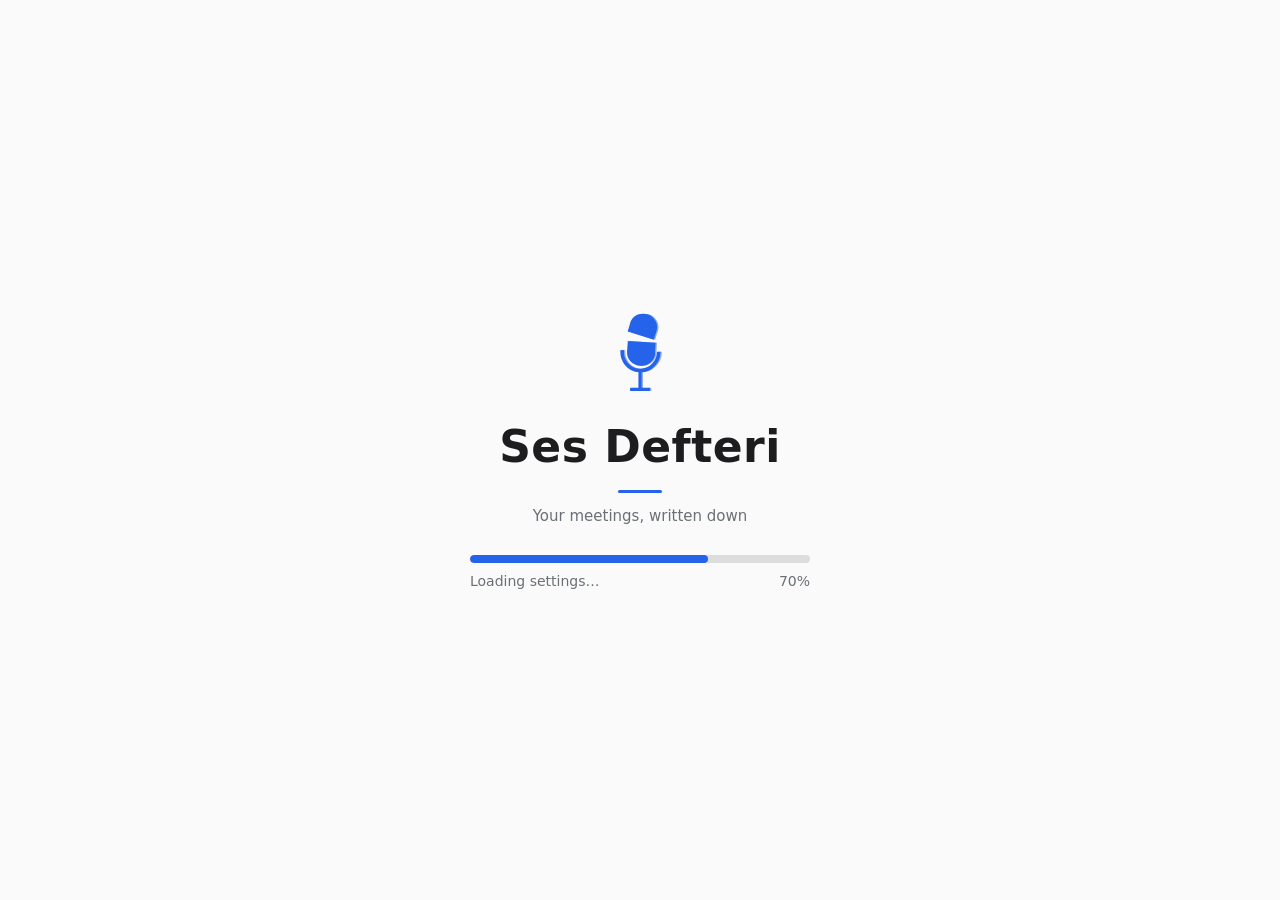
<file: frontend/index.html>
<!doctype html>
<html lang="tr">
<head>
<meta charset="utf-8">
<meta name="viewport" content="width=device-width, initial-scale=1">
<title>Ses Defteri</title>
<link rel="icon" href="logo.svg" type="image/svg+xml">
<link rel="stylesheet" href="style.css">
</head>
<body>
<div id="splash" role="status" aria-live="polite">
  <div class="sbox">
    <img class="sicon" src="loading.svg" alt="" width="150" height="150">
    <div class="slogo">Ses Defteri</div>
    <div class="stag"></div>
    <div class="sbar"><div class="sfill"></div></div>
    <div class="srow"><span class="smsg"></span><span class="spct">0%</span></div>
  </div>
</div>
<script src="splash.js"></script>
<script src="icons.js"></script>
<script src="skeleton.js"></script>
<aside id="sidenav" aria-label="Menü">
  <div class="navtop">
    <button id="navToggle" type="button" class="navham" data-icon="menu" data-i18n-title="menu"></button>
    <img class="hlogo" src="logo.svg" alt="" width="28" height="28"><h1 data-i18n="app">Ses Defteri</h1>
  </div>
  <nav class="navitems">
    <button id="homeBtn" class="navitem" data-icon="folder" data-i18n="all_recordings"></button>
    <button id="assistantBtn" class="navitem" data-icon="message-circle" data-i18n="assistant"></button>
    <button id="peopleBtn" class="navitem" data-icon="users" data-i18n="people"></button>
    <button id="settingsBtn" class="navitem" data-icon="sliders" data-i18n="settings"></button>
    <button id="sysBtn" class="navitem" data-icon="cpu" data-i18n="system">Sistem</button>
  </nav>
  <div class="navbottom">
    <span class="langwrap"><span class="langic" data-icon="globe" aria-hidden="true"></span><select id="langSel" data-i18n-title="language"><option value="tr">TR</option><option value="en">EN</option></select></span>
    <button id="aboutBtn" class="navitem" data-icon="info" data-i18n="about" data-i18n-title="about_title"></button>
  </div>
</aside>
<div id="updBar" class="updbar" role="status" aria-live="polite" hidden></div>
<div id="recBar" class="recbar" role="region" aria-live="polite" hidden></div>
<div id="meetBar" class="recbar meetbar" role="status" aria-live="polite" hidden></div>

<main id="home">
  <div id="drop" tabindex="0">
    <p class="big" data-i18n="drop"></p>
    <p><span data-i18n="or"></span> <a href="#" id="browseBtn" class="link" data-i18n="browse"></a></p>
    <p class="recrow"><button id="recBtn" type="button" class="primary" data-icon="mic" data-i18n="rec_start" data-i18n-title="rec_start_title"></button></p>
    <details id="optsBox" class="opts">
      <summary><span data-icon="settings" data-i18n="options"></span><span id="optsSum" class="hint"></span></summary>
      <div class="optsbody" role="dialog" aria-modal="true">
        <div class="optshead"><strong data-i18n="options"></strong>
          <button id="optsClose" type="button" class="small" data-icon="x" data-i18n="close"></button></div>
    <label class="toggle meetmode"><input type="checkbox" id="meetingMode"><span class="knob"></span><span data-i18n="meeting_mode"></span></label>
    <p class="hint meetmodehint" data-i18n="meeting_mode_hint"></p>
    <label class="toggle meetmode"><input type="checkbox" id="learnPeople"><span class="knob"></span><span data-i18n="learn_people"></span></label>
    <p class="hint meetmodehint" data-i18n="learn_people_hint"></p>
    <div id="watchBox">
      <label class="toggle meetmode"><input type="checkbox" id="watchOn"><span class="knob"></span><span data-i18n="watch_on"></span></label>
      <p class="hint meetmodehint" data-i18n="watch_hint"></p>
      <div class="watchrow"><button id="watchPick" type="button" class="small" data-icon="folder" data-i18n="watch_choose"></button>
        <span id="watchDir" class="hint"></span></div>
    </div>
    <label class="langmode"><span data-i18n="denoise_label"></span>
      <select id="denoiseMode"><option value="auto" data-i18n="dn_auto"></option><option value="off" data-i18n="dn_off"></option>
        <option value="always" data-i18n="dn_always"></option></select></label>
    <p class="hint meetmodehint" data-i18n="denoise_hint"></p>
    <label class="toggle meetmode"><input type="checkbox" id="denoiseAsk"><span class="knob"></span><span data-i18n="dn_ask"></span></label>
    <div class="watchrow"><span id="dnThr" class="hint"></span>
      <button id="dnReset" type="button" class="small" data-icon="refresh" data-i18n="dn_reset"></button></div>
    <label class="langmode"><span data-i18n="rec_language"></span>
      <select id="langMode"><option value="auto" data-i18n="rl_auto"></option><option value="mixed" data-i18n="rl_mixed"></option>
        <option value="tr" data-i18n="rl_tr"></option><option value="en" data-i18n="rl_en"></option></select></label>
      </div>
    </details>
  </div>
  <div id="watchInd" class="watchind" hidden><span data-icon="eye"></span><span id="watchIndText"></span></div>
  <div id="pnote" role="alert" hidden></div>
  <section id="progress" hidden>
    <div class="phead"><img class="pani" src="loading.svg" alt="" width="56" height="56"><div id="pname"></div></div>
    <div class="bar"><div id="pfill"></div></div>
    <div id="pstage"></div>
    <div id="pbtns">
      <button id="pPause" class="small" data-icon="pause" data-i18n="pause"></button>
      <button id="pResume" class="small primary" data-icon="play" data-i18n="resume" hidden></button>
      <button id="pCancel" class="small" data-icon="x" data-i18n="cancel_job"></button>
    </div>
    <div id="pqueue" hidden></div>
  </section>
  <div class="listhead">
    <h2><span data-i18n="prev_recordings"></span> <span id="jobCount"></span></h2>
    <div id="jobFilters">
      <input id="jq" type="search" data-i18n-ph="jq_ph">
      <button id="jSem" class="small" data-icon="sparkles" data-i18n="sem_toggle" data-i18n-title="sem_toggle_tip" aria-pressed="false"></button>
      <select id="jStatus">
        <option value="" data-i18n="all_statuses"></option><option value="done" data-i18n="st_done"></option>
        <option value="running" data-i18n="st_running"></option><option value="error" data-i18n="st_error"></option>
      </select>
      <select id="jLang"></select>
      <select id="jStar">
        <option value="" data-i18n="all"></option><option value="1" data-i18n="starred_only"></option>
      </select>
      <select id="jTag"></select>
      <select id="jSort">
        <option value="new" data-i18n="sort_new"></option><option value="old" data-i18n="sort_old"></option>
        <option value="name" data-i18n="sort_name"></option><option value="long" data-i18n="sort_long"></option>
        <option value="short" data-i18n="sort_short"></option>
      </select>
    </div>
  </div>
  <div id="semBox" hidden></div>
  <div id="bulkBar" hidden></div>
  <ul id="jobs"></ul>
  <div id="jobsEmpty" hidden></div>
  <p class="credits" id="creditsLine"></p>
</main>

<main id="system" hidden></main>
<main id="people" hidden></main>
<main id="settings" hidden></main>
<main id="assistant" hidden></main>

<main id="view" hidden>
  <div class="toolbar">
    <h2 id="title"></h2>
    <span class="spacer"></span>
    <button id="undoBtn" class="icon" disabled data-icon="undo" data-i18n-title="undo_title"></button>
    <button id="helpBtn" class="icon" data-icon="keyboard" data-i18n-title="shortcuts_title"></button>
    <button id="wordBtn" class="primary wordbtn" data-icon="file-text" data-i18n="save_word" data-i18n-title="save_word_title"></button>
    <select id="minutesFmt" data-i18n-title="minutes_fmt_title">
      <option value="docx" data-i18n="minutes_word"></option>
      <option value="pdf" data-i18n="minutes_pdf"></option>
    </select>
    <button id="minutesBtn" class="wordbtn" data-icon="clipboard-list" data-i18n="minutes_btn" data-i18n-title="minutes_btn_title"></button>
    <details class="menu" id="expMenu"><summary data-i18n="export"></summary>
      <div>
        <label><span data-i18n="version"></span>
          <select id="expVersion"><option value="edited" data-i18n="edited"></option><option value="original" data-i18n="original"></option><option value="both" data-i18n="both"></option><option value="analysis" data-i18n="export_analysis"></option></select></label>
        <label><span data-i18n="format"></span>
          <select id="expFmt"><option value="docx">Word (.docx)</option><option value="txt">TXT</option><option value="md">Markdown</option><option value="srt" data-i18n="srt"></option><option value="json">JSON</option></select></label>
        <div id="expWho"><div class="menulabel"><span data-i18n="only_who"></span> <span id="expWhoCount"></span></div><div id="expWhoList"></div>
          <div class="hint" data-i18n="only_who_hint"></div></div>
        <div id="expAnalysisHint" class="hint" data-i18n="export_analysis_hint" hidden></div>
        <button id="expGo" data-i18n="save_as"></button>
      </div>
    </details>
  </div>
  <div id="jobTabs" class="tabs">
    <button id="tabText" class="tab active" data-i18n="tab_text"></button>
    <button id="tabAnalysis" class="tab" data-i18n="tab_analysis"></button>
  </div>
  <p id="audioGone" class="hint audiogone" hidden data-i18n="audio_deleted"></p>
  <div id="paneText">
  <details id="chapters" class="chapters" hidden><summary id="chaptersSum"></summary><div id="chaptersList"></div></details>
  <div id="nameBox" class="namebox" hidden></div>
  <div id="speakers"></div>
  <div id="peopleAsk" class="peopleask" hidden></div>
  <div id="filters">
    <div class="searchbox">
      <input id="q" type="search" data-i18n-ph="q_ph">
      <span id="qCount"></span>
      <button id="qPrev" class="small icon" data-icon="chevron-up" data-i18n-title="prev_hit"></button>
      <button id="qNext" class="small icon" data-icon="chevron-down" data-i18n-title="next_hit"></button>
      <button id="repToggle" class="small icon" data-icon="replace" data-i18n-title="find_replace"></button>
    </div>
    <div class="searchbox" id="repBox" hidden>
      <input id="rep" data-i18n-ph="rep_ph">
      <button id="repAll" class="small" data-i18n="replace_all"></button>
    </div>
    <span class="spacer"></span>
    <select id="fSpk"></select>
    <details class="menu" id="fMenu"><summary id="fSum" data-i18n="filters"></summary>
      <div>
        <label class="chk"><input type="checkbox" id="fEdited"> <span data-i18n="edited_only"></span></label>
        <label class="chk"><input type="checkbox" id="fMatch"> <span data-i18n="matches_only"></span></label>
        <label class="chk"><input type="checkbox" id="follow" checked> <span data-i18n="follow"></span></label>
      </div>
    </details>
  </div>
  <div id="reviewBar" class="reviewbar" hidden>
    <span class="rvt" data-i18n="rv_title"></span>
    <span class="lcdot lc-mid-dot"></span><span data-i18n="rv_mid"></span>
    <span class="lcdot lc-low-dot"></span><span data-i18n="rv_low"></span>
    <button id="reviewOnly" class="small"></button>
    <span class="hint" data-i18n="rv_hint"></span>
  </div>
  <div id="segs"></div>
  <p id="empty" class="hint" hidden data-i18n="no_lines_filter"></p>
  </div>
  <div id="paneAnalysis" hidden></div>
</main>

<footer id="player" hidden>
  <audio id="audio" preload="auto"></audio>
  <button id="pp" class="icon" data-icon="play"></button>
  <button id="back">−5s</button><button id="fwd">+5s</button>
  <span id="clock">00:00:00</span>
  <select id="speed"><option value="0.75">0.75x</option><option value="1" selected>1x</option><option value="1.25">1.25x</option><option value="1.5">1.5x</option></select>
  <label class="toggle pskip" data-i18n-title="skip_silence_title"><input type="checkbox" id="skipSilence"><span class="knob"></span><span data-i18n="skip_silence"></span></label>
  <span id="saved"></span>
</footer>
<div id="selPop" hidden></div>
<div id="toast" hidden><span id="toastMsg"></span><button id="toastUndo" class="small" hidden></button></div>

<dialog id="help">
  <h3 data-i18n="shortcuts_title"></h3>
  <table>
    <tr><td><kbd>Ctrl</kbd>+<kbd>Space</kbd></td><td data-i18n="k_play"></td></tr>
    <tr><td><kbd>Ctrl</kbd>+<kbd>Enter</kbd></td><td data-i18n="k_line"></td></tr>
    <tr><td><kbd>Ctrl</kbd>+<kbd>F</kbd></td><td data-i18n="k_search"></td></tr>
    <tr><td><kbd>Enter</kbd> / <kbd>Shift</kbd>+<kbd>Enter</kbd></td><td data-i18n="k_next"></td></tr>
    <tr><td><kbd>Ctrl</kbd>+<kbd>Z</kbd></td><td data-i18n="k_undo"></td></tr>
    <tr><td><kbd>Alt</kbd>+<kbd data-icon="arrow-left"></kbd> / <kbd data-icon="arrow-right"></kbd></td><td data-i18n="k_seek"></td></tr>
    <tr><td><kbd>Esc</kbd></td><td data-i18n="k_esc"></td></tr>
  </table>
  <p class="hint helptip" data-i18n="tip"></p>
  <form method="dialog"><button data-i18n="close"></button></form>
</dialog>

<dialog id="abDlg">
  <h3 data-i18n="ab_title"></h3>
  <p class="hint" id="abDesc"></p>
  <div class="abrow">
    <button id="abPlayO" type="button" class="abplay" data-icon="play" data-i18n="ab_orig"></button>
    <button id="abPlayC" type="button" class="abplay" data-icon="play" data-i18n="ab_clean"></button>
  </div>
  <p class="hint" id="abInfo"></p>
  <label class="abdont"><input type="checkbox" id="abDont"> <span data-i18n="ab_dont"></span></label>
  <p class="hint" id="abTimer"></p>
  <div class="abchoose">
    <button id="abUseC" type="button" class="primary" data-icon="check" data-i18n="ab_use_clean"></button>
    <button id="abUseO" type="button" data-icon="check" data-i18n="ab_use_orig"></button>
  </div>
  <audio id="abAudO" preload="auto"></audio><audio id="abAudC" preload="auto"></audio>
</dialog>

<dialog id="aboutDlg">
  <h3 class="abouthead"><img src="logo.svg" alt="" width="40" height="40"><span data-i18n="app"></span></h3>
  <p class="hint" data-i18n="about_desc"></p>
  <p class="hint" id="aboutVer"></p>
  <table class="creditTable">
    <tr><td data-i18n="idea"></td><td>Umut Akbaş</td></tr>
    <tr><td data-i18n="developer"></td><td><a href="https://selimoguz.com.tr" class="ext">Selim Oğuz</a> <span data-i18n="and"></span> Claude</td></tr>
  </table>
  <p><button id="tourRestart" type="button" data-icon="refresh" data-i18n="tour_restart"></button></p>
  <form method="dialog"><button data-i18n="close"></button></form>
</dialog>
<dialog id="glossDlg" class="glossdlg">
  <div id="glossBody"></div>
  <form method="dialog"><button data-i18n="close"></button></form>
</dialog>
<dialog id="personDlg" class="glossdlg">
  <div id="personBody"></div>
</dialog>
<script src="i18n.js"></script>
<script src="app.js"></script>
<script src="nav.js"></script>
<script src="search.js"></script>
<script src="system.js"></script>
<script src="people.js"></script>
<script src="analysis.js"></script>
<script src="tour.js"></script>
<script src="updater.js"></script>
<script src="settings.js"></script>
<script src="recorder.js"></script>
<script src="chat.js"></script>
</body>
</html>
</file>
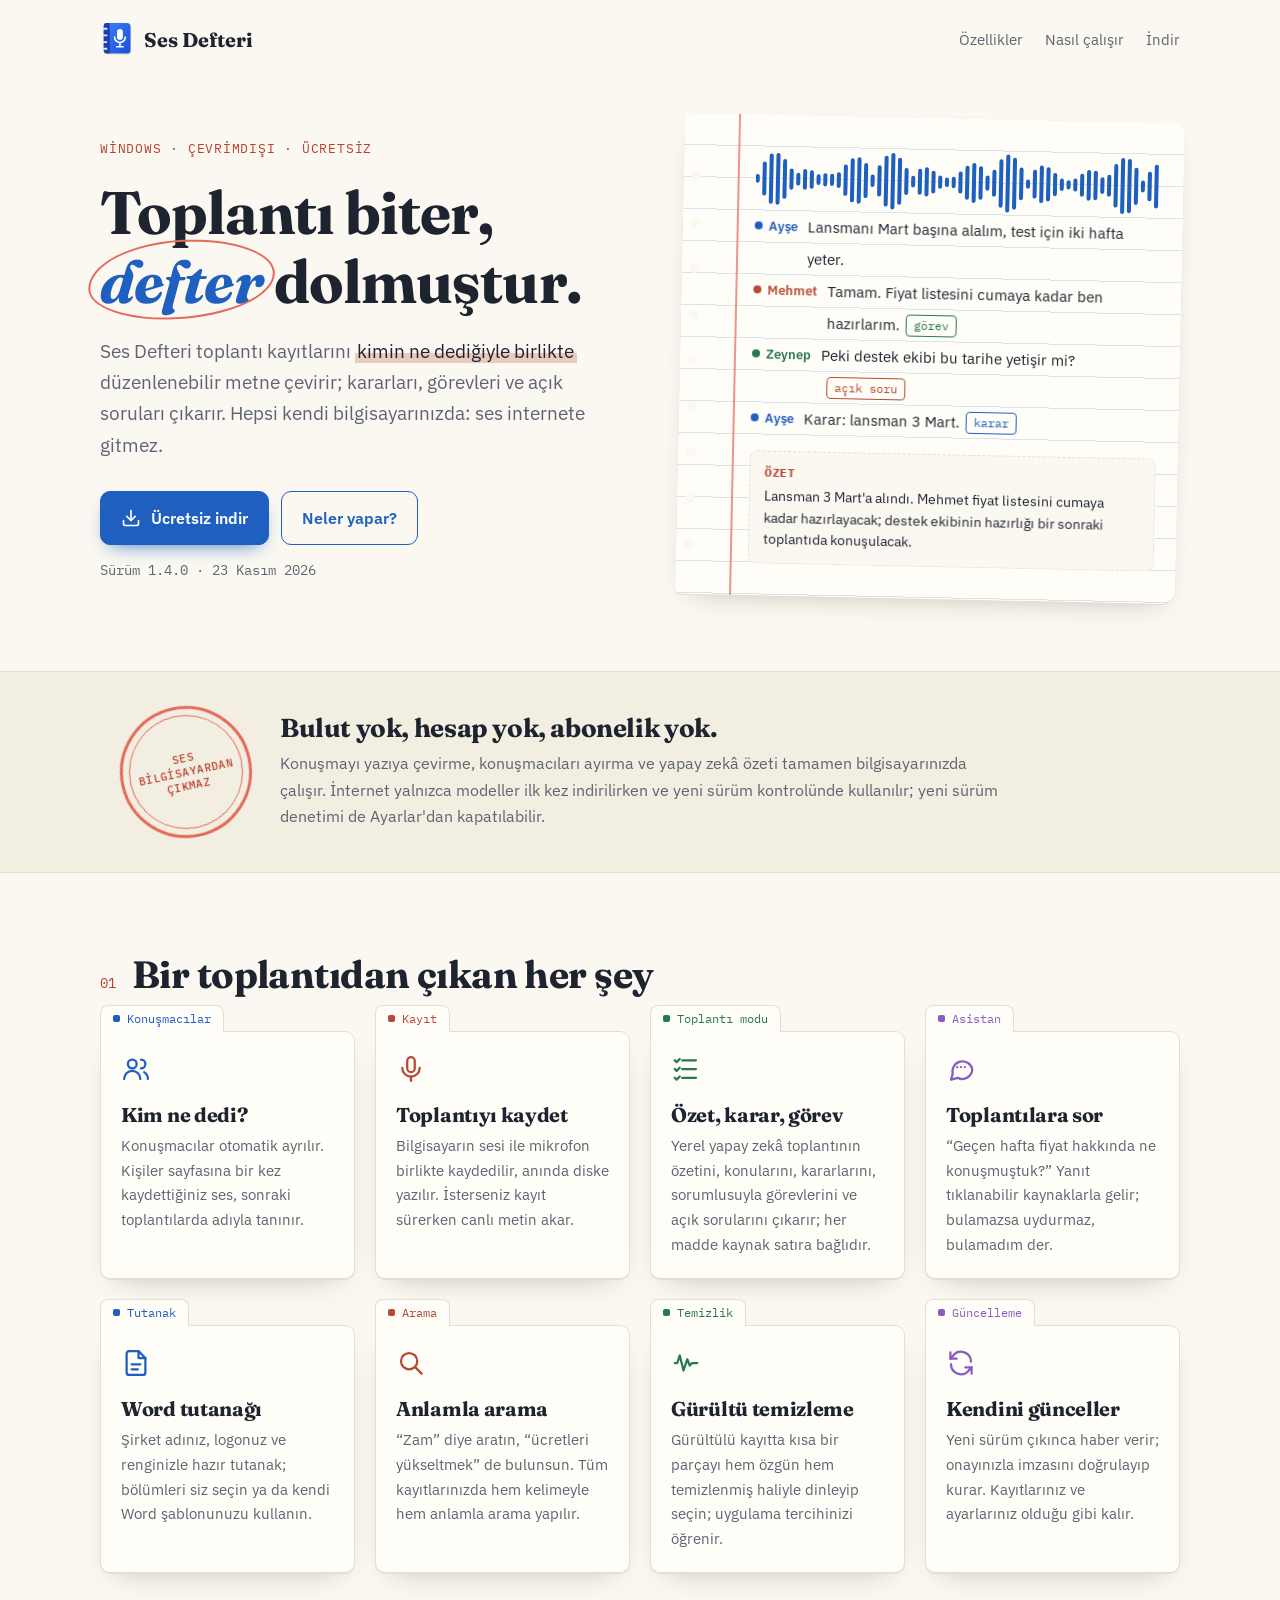
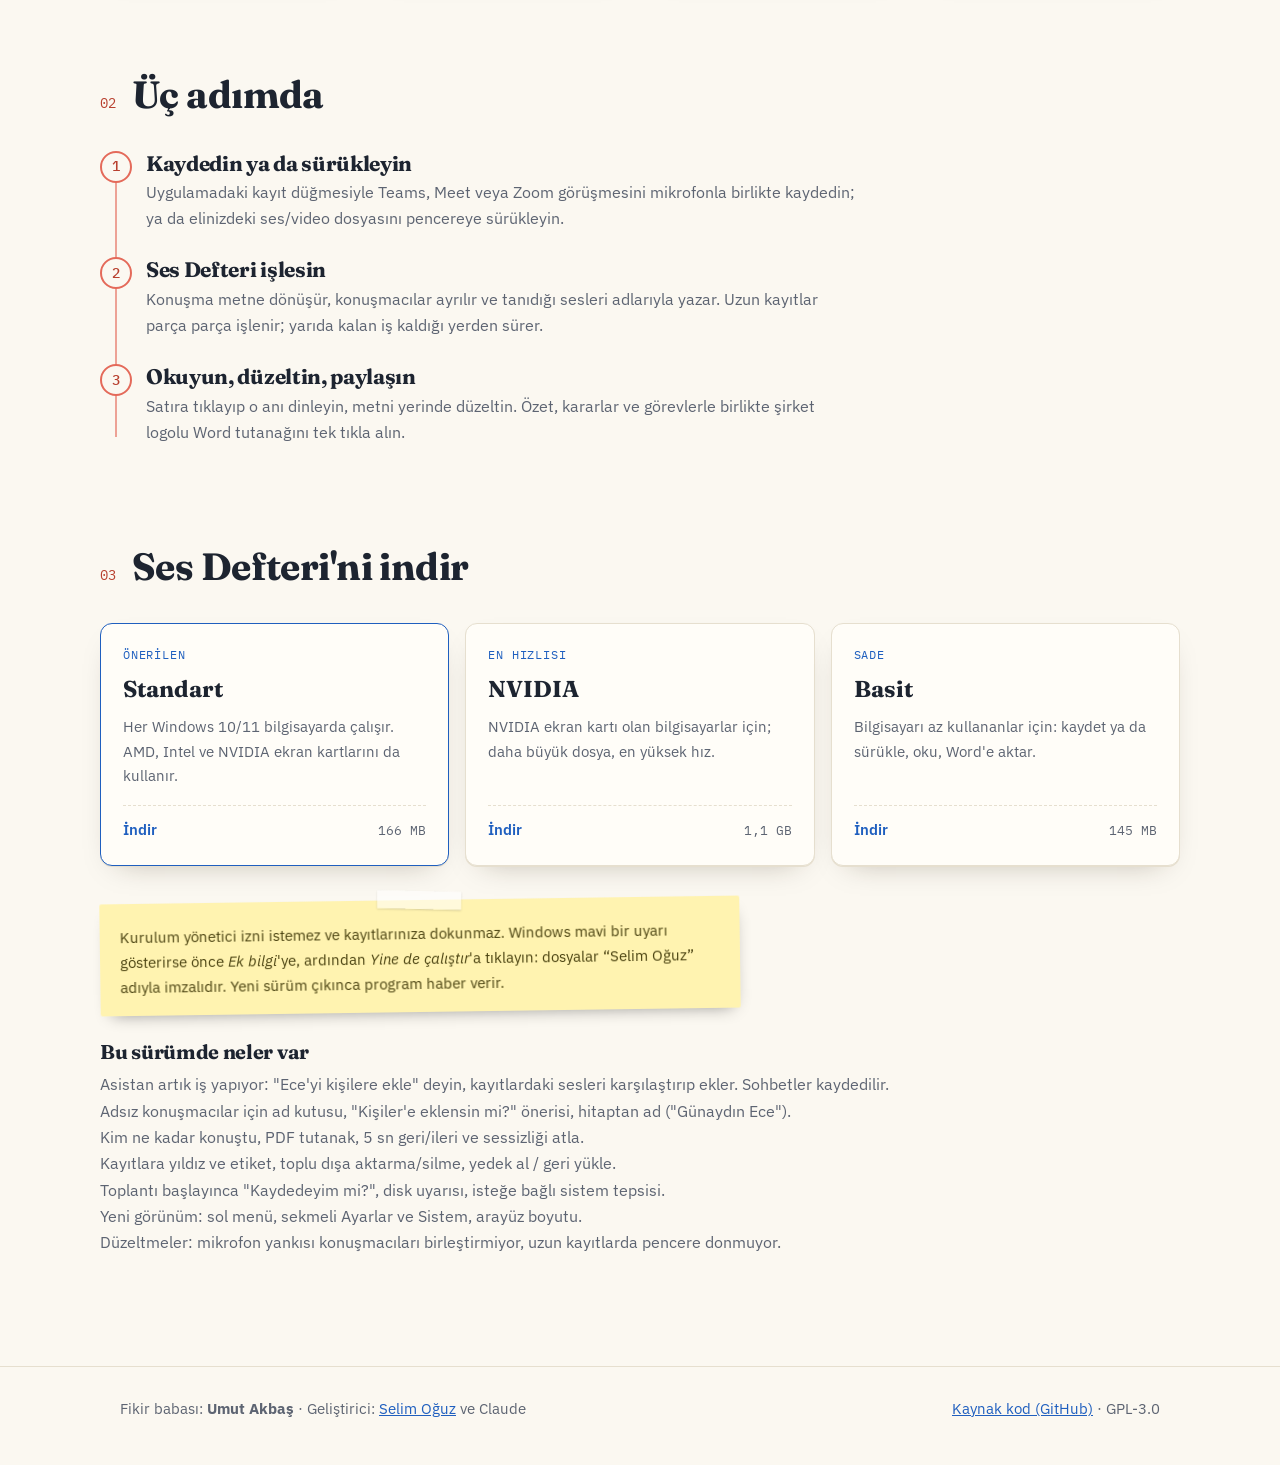
<file: site/ses-defteri/index.html>
<!doctype html>
<html lang="tr">
<head>
<meta charset="utf-8">
<meta name="viewport" content="width=device-width, initial-scale=1">
<title>Ses Defteri – Çevrimdışı toplantı dökümü</title>
<meta name="color-scheme" content="light dark">
<meta name="description" content="Toplantı kayıtlarını konuşmacılarıyla birlikte düzenlenebilir metne dönüştüren, tamamen çevrimdışı çalışan Windows uygulaması.">
<link rel="icon" href="logo.svg" type="image/svg+xml">
<link rel="preconnect" href="https://fonts.googleapis.com">
<link rel="preconnect" href="https://fonts.gstatic.com" crossorigin>
<link href="https://fonts.googleapis.com/css2?family=Fraunces:ital,opsz,wght@0,9..144,700;1,9..144,700&family=IBM+Plex+Sans:wght@400;600&family=IBM+Plex+Mono:wght@400;500&display=swap" rel="stylesheet">
<style>
:root {
  --paper:#fbf8f1; --paper2:#f3eee2; --ink:#1d2430; --muted:#5d6472; --rule:#d9e3ef; --margin:#e46a5a;
  --accent:#1f5fbf; --accent-ink:#fff; --card:#fffdf8; --line:#e6dfcf; --shadow:0 1px 0 #e6dfcf, 0 12px 30px -18px rgba(40,30,10,.35);
  --s1:#1f5fbf; --s2:#b34a34; --s3:#26784d; --s4:#8a5cc2; --margin-ink:#b8402f;
  --serif:"Fraunces", Georgia, "Times New Roman", serif; --sans:"IBM Plex Sans", "Segoe UI", system-ui, sans-serif; --mono:"IBM Plex Mono", Consolas, monospace;
}
@media (prefers-color-scheme: dark) {
  :root { --paper:#14171d; --paper2:#1a1e26; --ink:#e9e6de; --muted:#a2a8b3; --rule:#2c3544; --margin-ink:#f0907f; --margin:#c45a4c;
    --accent:#7fa8ff; --accent-ink:#0f1420; --card:#1b1f27; --line:#2b313c; --shadow:0 1px 0 #2b313c, 0 12px 30px -18px rgba(0,0,0,.8);
    --s1:#7fa8ff; --s2:#f08c74; --s3:#6cc896; --s4:#b897f0; }
}
* { box-sizing:border-box; }
html { scroll-behavior:smooth; }
body { margin:0; background:var(--paper); color:var(--ink); font:16px/1.65 var(--sans); -webkit-font-smoothing:antialiased; }
a { color:var(--accent); }
:focus-visible { outline:3px solid var(--accent); outline-offset:3px; border-radius:4px; }
main { overflow-x:clip; }
.wrap { max-width:1080px; margin:0 auto; padding:0 20px; }
h1, h2, h3 { font-family:var(--serif); font-weight:700; letter-spacing:-.015em; line-height:1.15; margin:0; }
.mono { font-family:var(--mono); }
.muted { color:var(--muted); }

/* top */
.top { display:flex; align-items:center; justify-content:space-between; padding:22px 0; }
.brand { display:flex; align-items:center; gap:10px; font-family:var(--serif); font-weight:700; font-size:20px; color:inherit; text-decoration:none; }
.brand img { width:34px; height:34px; }
.top nav a { color:var(--muted); text-decoration:none; font-size:15px; margin-left:22px; padding:10px 0; }
.top nav a:hover { color:var(--ink); }

/* buttons */
.btn { display:inline-flex; align-items:center; gap:10px; padding:13px 20px; border-radius:10px; font-weight:600; text-decoration:none; border:1.5px solid var(--accent); transition:transform .12s, box-shadow .12s; }
.btn.primary { background:var(--accent); color:var(--accent-ink); box-shadow:0 8px 20px -10px var(--accent); }
.btn.ghost { color:var(--accent); background:transparent; }
.btn:hover { transform:translateY(-1px); }
.btn svg { width:20px; height:20px; }

/* hero */
.hero { display:grid; grid-template-columns:1.05fr 1fr; gap:56px; align-items:center; padding:40px 0 72px; }
.eyebrow { display:inline-block; font-family:var(--mono); font-size:13px; letter-spacing:.06em; text-transform:uppercase; color:var(--margin-ink); margin-bottom:18px; }
.hero h1 { font-size:clamp(32px, 5.4vw, 60px); }
.hero h1 em { font-style:italic; color:var(--accent); position:relative; }
.hero h1 em::after { content:""; position:absolute; inset:-.06em -.2em -.02em; border:2.5px solid var(--margin); border-radius:52% 48% 55% 45%/58% 46% 54% 42%; transform:rotate(-2.5deg); pointer-events:none; }
.hl { background:linear-gradient(transparent 60%, color-mix(in srgb, var(--s2) 26%, transparent) 60%); padding:0 .12em; color:var(--ink); }
.hero p.lead { font-size:19px; color:var(--muted); margin:20px 0 30px; max-width:30em; }
.cta { display:flex; flex-wrap:wrap; gap:12px; align-items:center; }
.ver { margin-top:14px; font-size:14px; }

/* the notebook page */
.page { position:relative; background:var(--card); border-radius:6px 14px 14px 6px; box-shadow:var(--shadow); padding:32px 22px 32px 72px; transform:rotate(1.2deg);
  background-image:repeating-linear-gradient(var(--card) 0 31px, var(--rule) 31px 32px); background-position:0 0; }
.page::before { content:""; position:absolute; left:54px; top:0; bottom:0; width:2px; background:var(--margin); opacity:.7; }
.page::after { content:""; position:absolute; left:7px; top:40px; bottom:40px; width:12px;
  background:radial-gradient(circle, var(--paper) 4.5px, transparent 5px) 0 0/12px 46px repeat-y; }
.wave { display:block; width:100%; height:64px; margin:0; color:var(--accent); }
.wave rect { fill:currentColor; transform-origin:center; animation:bar 1.6s ease-in-out infinite; }
@keyframes bar { 50% { transform:scaleY(.45); } }
.line { display:grid; grid-template-columns:auto 1fr; gap:0 10px; margin:0; line-height:32px; font-size:15px; opacity:0; animation:write .6s ease forwards; }
.line:nth-of-type(1) { animation-delay:.3s } .line:nth-of-type(2) { animation-delay:1.1s } .line:nth-of-type(3) { animation-delay:1.9s } .line:nth-of-type(4) { animation-delay:2.7s }
@keyframes write { from { opacity:0; transform:translateX(-6px); clip-path:inset(0 100% 0 0); } to { opacity:1; transform:none; clip-path:inset(0 0 0 0); } }
.who { font-weight:600; font-size:13px; }
.t { font-family:var(--mono); font-size:11px; color:var(--muted); position:absolute; left:-52px; width:32px; text-align:right; }
.line { position:relative; }
.line .who::before { content:""; display:inline-block; width:8px; height:8px; border-radius:50%; background:currentColor; margin-right:6px; vertical-align:1px; }
.c1 { color:var(--s1) } .c2 { color:var(--s2) } .c3 { color:var(--s3) }
.chip { display:inline-block; font-family:var(--mono); font-size:11.5px; line-height:1.6; padding:1px 7px; border-radius:4px; border:1px solid currentColor; margin-left:6px; vertical-align:1px; }
.sum { margin-top:16px; padding:12px 14px; border:1.5px dashed var(--line); border-radius:8px; font-size:14px; line-height:1.55; background:var(--paper); opacity:0; animation:write .6s ease 3.5s forwards; }
.sum b { font-family:var(--mono); font-size:11.5px; letter-spacing:.06em; text-transform:uppercase; color:var(--margin-ink); display:block; margin-bottom:4px; }
@media (prefers-reduced-motion: reduce) { html { scroll-behavior:auto; } .wave rect, .line, .sum, .stamp { animation:none !important; opacity:1; } .btn, .ed, .feat { transition:none; } .btn:hover, .ed:hover, .feat:hover { transform:none; } }

/* offline promise */
.promise { background:var(--paper2); border-block:1px solid var(--line); }
.promise .wrap { display:grid; grid-template-columns:auto 1fr; gap:28px; align-items:center; padding-block:34px; }
.stamp { width:132px; height:132px; border:3px solid var(--margin); color:var(--margin-ink); border-radius:50%; display:grid; place-items:center; text-align:center;
  font-family:var(--mono); font-weight:500; font-size:11px; letter-spacing:.04em; line-height:1.3; transform:rotate(-12deg); outline:1.5px solid var(--margin); outline-offset:-10px; }
@supports (animation-timeline: view()) { @media (prefers-reduced-motion: no-preference) {
  .stamp { animation:thud linear both; animation-timeline:view(); animation-range:entry 10% entry 70%; }
  @keyframes thud { from { opacity:0; transform:rotate(-12deg) scale(1.5); } to { opacity:1; transform:rotate(-12deg) scale(1); } } } }
.promise h2 { font-size:26px; margin-bottom:6px; }
.promise p { margin:0; color:var(--muted); max-width:46em; }

/* features: index cards with tabs */
section.block { padding:80px 0 20px; }
.head2 { display:flex; align-items:baseline; gap:16px; margin-bottom:34px; }
.head2 .n { font-family:var(--mono); color:var(--margin-ink); font-size:14px; }
.head2 h2 { font-size:clamp(28px, 3.6vw, 38px); }
.feats { display:grid; grid-template-columns:repeat(auto-fill, minmax(240px, 1fr)); gap:46px 20px; }
.feat { position:relative; background:var(--card); border:1px solid var(--line); border-radius:0 10px 10px 10px; padding:22px 20px 20px; box-shadow:var(--shadow); transition:transform .2s; }
.feat:hover { transform:translateY(-6px); }
.feat .tab { position:absolute; top:-27px; left:-1px; height:27px; padding:0 12px; border:1px solid var(--line); border-bottom:0; border-radius:8px 8px 0 0; background:var(--card);
  font-family:var(--mono); font-size:12px; line-height:26px; color:var(--k); }
.feat .tab::before { content:""; display:inline-block; width:7px; height:7px; border-radius:2px; background:var(--k); margin-right:7px; vertical-align:1px; }
.feat h3 { font-size:20px; margin-bottom:8px; }
.feat p { margin:0; color:var(--muted); font-size:15px; }
.feat svg { width:30px; height:30px; color:var(--k); margin-bottom:12px; }

/* steps along the margin */
.steps { position:relative; display:grid; gap:26px; padding-left:46px; max-width:760px; }
.steps::before { content:""; position:absolute; left:15px; top:8px; bottom:8px; width:2px; background:var(--margin); opacity:.6; }
.step { position:relative; }
.step .dot { position:absolute; left:-46px; top:0; width:32px; height:32px; border-radius:50%; background:var(--paper); border:2px solid var(--margin); color:var(--margin-ink);
  display:grid; place-items:center; font-family:var(--mono); font-size:14px; font-weight:500; }
.step h3 { font-size:21px; margin-bottom:4px; }
.step p { margin:0; color:var(--muted); }

/* download */
.dl { display:grid; grid-template-columns:repeat(auto-fit, minmax(250px, 1fr)); gap:16px; }
.ed { display:flex; flex-direction:column; gap:6px; padding:22px; border-radius:12px; border:1.5px solid var(--line); background:var(--card); color:inherit; text-decoration:none; box-shadow:var(--shadow); transition:border-color .15s, transform .15s; }
.ed:hover { border-color:var(--accent); transform:translateY(-2px); }
.ed.rec { border-color:var(--accent); }
.ed .lbl { font-family:var(--mono); font-size:11.5px; letter-spacing:.07em; text-transform:uppercase; color:var(--accent); min-height:18px; }
.ed b { font-family:var(--serif); font-size:23px; }
.ed > span:not(.lbl) { color:var(--muted); font-size:15px; flex:1; }
.ed .go { display:flex; align-items:center; justify-content:space-between; margin-top:10px; padding-top:12px; border-top:1px dashed var(--line); font-weight:600; color:var(--accent); font-size:15px; }
.ed .go small { font-family:var(--mono); color:var(--muted); font-weight:400; font-size:12.5px; }
.ed.off { border-style:dashed; box-shadow:none; }
.ed.off .go { color:var(--muted); }
.note { position:relative; margin:34px 0 0; max-width:640px; padding:22px 20px 16px; background:#fff3b0; color:#4a4210; border-radius:2px; transform:rotate(-.8deg); box-shadow:2px 8px 16px -10px rgba(0,0,0,.45); font-size:15px; }
.note::before { content:""; position:absolute; top:-9px; left:50%; width:84px; height:18px; margin-left:-42px; background:rgba(255,255,255,.55); transform:rotate(2deg); box-shadow:0 1px 2px rgba(0,0,0,.15); }
@media (prefers-color-scheme: dark) { .note { background:#4a4220; color:#f3e9b8; } .note::before { background:rgba(255,255,255,.18); } }
.notes { margin-top:28px; }
.notes h3 { font-size:20px; margin-bottom:8px; }
.notes p { margin:0; white-space:pre-line; color:var(--muted); }

footer { margin-top:90px; border-top:1px solid var(--line); padding:30px 0 44px; color:var(--muted); font-size:14.5px; }
footer .wrap { display:flex; flex-wrap:wrap; gap:10px 28px; justify-content:space-between; }

@media (max-width: 860px) {
  .hero { grid-template-columns:1fr; gap:44px; padding-top:16px; }
  .page { transform:none; }
  .top nav a:not(:last-child) { display:none; }
  .promise .wrap { grid-template-columns:1fr; justify-items:start; }
  .stamp { width:116px; height:116px; font-size:10px; letter-spacing:.02em; }
}
@media (max-width: 420px) { .page { padding-left:44px; padding-right:14px; } .page::before { left:30px; } .t { display:none; } }
</style>
</head>
<body>
<header class="wrap top">
  <a class="brand" href="#"><img src="logo.svg" alt="">Ses Defteri</a>
  <nav aria-label="Ana menü"><a href="#ozellikler">Özellikler</a><a href="#nasil">Nasıl çalışır</a><a href="#indir">İndir</a></nav>
</header>

<main>
<section class="wrap hero">
  <div>
    <span class="eyebrow">Windows · Çevrimdışı · Ücretsiz</span>
    <h1>Toplantı biter,<br><em>defter</em> dolmuştur.</h1>
    <p class="lead">Ses Defteri toplantı kayıtlarını <span class="hl">kimin ne dediğiyle birlikte</span> düzenlenebilir metne çevirir; kararları, görevleri ve açık soruları çıkarır. Hepsi kendi bilgisayarınızda: ses internete gitmez.</p>
    <div class="cta">
      <a class="btn primary" id="heroDl" href="#indir"><svg viewBox="0 0 24 24" fill="none" stroke="currentColor" stroke-width="2" stroke-linecap="round" stroke-linejoin="round"><path d="M21 15v4a2 2 0 0 1-2 2H5a2 2 0 0 1-2-2v-4"/><path d="m7 10 5 5 5-5"/><path d="M12 15V3"/></svg>Ücretsiz indir</a>
      <a class="btn ghost" href="#ozellikler">Neler yapar?</a>
    </div>
    <div class="ver muted mono" id="ver" aria-live="polite">Son sürüm okunuyor…</div>
  </div>

  <div class="page" role="figure" aria-label="Örnek toplantı dökümü">
    <svg class="wave" viewBox="0 0 300 44" preserveAspectRatio="none" aria-hidden="true" id="wave"></svg>
    <p class="line"><span class="t">00:04</span><span class="who c1">Ayşe</span><span>Lansmanı Mart başına alalım, test için iki hafta yeter.</span></p>
    <p class="line"><span class="t">00:11</span><span class="who c2">Mehmet</span><span>Tamam. Fiyat listesini cumaya kadar ben hazırlarım.<span class="chip c3">görev</span></span></p>
    <p class="line"><span class="t">00:19</span><span class="who c3">Zeynep</span><span>Peki destek ekibi bu tarihe yetişir mi?<span class="chip c2">açık soru</span></span></p>
    <p class="line"><span class="t">00:26</span><span class="who c1">Ayşe</span><span>Karar: lansman 3 Mart.<span class="chip c1">karar</span></span></p>
    <div class="sum"><b>Özet</b>Lansman 3 Mart'a alındı. Mehmet fiyat listesini cumaya kadar hazırlayacak; destek ekibinin hazırlığı bir sonraki toplantıda konuşulacak.</div>
  </div>
</section>

<section class="promise">
  <div class="wrap">
    <div class="stamp">SES<br>BİLGİSAYARDAN<br>ÇIKMAZ</div>
    <div>
      <h2>Bulut yok, hesap yok, abonelik yok.</h2>
      <p>Konuşmayı yazıya çevirme, konuşmacıları ayırma ve yapay zekâ özeti tamamen bilgisayarınızda çalışır. İnternet yalnızca modeller ilk kez indirilirken ve yeni sürüm kontrolünde kullanılır; yeni sürüm denetimi de Ayarlar'dan kapatılabilir.</p>
    </div>
  </div>
</section>

<section class="wrap block" id="ozellikler">
  <div class="head2"><span class="n">01</span><h2>Bir toplantıdan çıkan her şey</h2></div>
  <div class="feats" id="feats"></div>
</section>

<section class="wrap block" id="nasil">
  <div class="head2"><span class="n">02</span><h2>Üç adımda</h2></div>
  <div class="steps">
    <div class="step"><span class="dot">1</span><h3>Kaydedin ya da sürükleyin</h3><p>Uygulamadaki kayıt düğmesiyle Teams, Meet veya Zoom görüşmesini mikrofonla birlikte kaydedin; ya da elinizdeki ses/video dosyasını pencereye sürükleyin.</p></div>
    <div class="step"><span class="dot">2</span><h3>Ses Defteri işlesin</h3><p>Konuşma metne dönüşür, konuşmacılar ayrılır ve tanıdığı sesleri adlarıyla yazar. Uzun kayıtlar parça parça işlenir; yarıda kalan iş kaldığı yerden sürer.</p></div>
    <div class="step"><span class="dot">3</span><h3>Okuyun, düzeltin, paylaşın</h3><p>Satıra tıklayıp o anı dinleyin, metni yerinde düzeltin. Özet, kararlar ve görevlerle birlikte şirket logolu Word tutanağını tek tıkla alın.</p></div>
  </div>
</section>

<section class="wrap block" id="indir">
  <div class="head2"><span class="n">03</span><h2>Ses Defteri'ni indir</h2></div>
  <div class="dl" id="dl"></div>
  <div class="note">Kurulum yönetici izni istemez ve kayıtlarınıza dokunmaz. Windows mavi bir uyarı gösterirse önce <i>Ek bilgi</i>'ye, ardından <i>Yine de çalıştır</i>'a tıklayın: dosyalar “Selim Oğuz” adıyla imzalıdır. Yeni sürüm çıkınca program haber verir.</div>
  <div class="notes" id="notes" hidden><h3 id="notesHead">Bu sürümde neler var</h3><p id="notesText"></p></div>
</section>
</main>

<footer>
  <div class="wrap">
    <span>Fikir babası: <b>Umut Akbaş</b> · Geliştirici: <a href="https://selimoguz.com.tr">Selim Oğuz</a> ve Claude</span>
    <span><a href="https://github.com/selo159951/ses-defteri">Kaynak kod (GitHub)</a> · GPL-3.0</span>
  </div>
</footer>

<script>
/* waveform bars */
(() => {
  const w = document.getElementById("wave"); let s = "";
  for (let i = 0; i < 60; i++) {
    const h = 6 + Math.abs(Math.sin(i * 0.55) * Math.cos(i * 0.17)) * 34;
    s += `<rect x="${i * 5}" y="${(44 - h) / 2}" width="3" height="${h.toFixed(1)}" rx="1.5" style="animation-delay:${(i % 12) * -0.13}s"/>`;
  }
  w.innerHTML = s;
})();

/* features */
const P = (d) => `<svg viewBox="0 0 24 24" fill="none" stroke="currentColor" stroke-width="1.8" stroke-linecap="round" stroke-linejoin="round">${d}</svg>`;
const FEATS = [
  ["Konuşmacılar", "--s1", "Kim ne dedi?", "Konuşmacılar otomatik ayrılır. Kişiler sayfasına bir kez kaydettiğiniz ses, sonraki toplantılarda adıyla tanınır.",
    '<circle cx="9" cy="8" r="3.5"/><path d="M2.5 20a6.5 6.5 0 0 1 13 0"/><path d="M16 4.5a3.5 3.5 0 0 1 0 7"/><path d="M18.5 14.5A6.5 6.5 0 0 1 21.5 20"/>'],
  ["Kayıt", "--s2", "Toplantıyı kaydet", "Bilgisayarın sesi ile mikrofon birlikte kaydedilir, anında diske yazılır. İsterseniz kayıt sürerken canlı metin akar.",
    '<rect x="9" y="2.5" width="6" height="12" rx="3"/><path d="M5 11a7 7 0 0 0 14 0"/><path d="M12 18v3.5"/>'],
  ["Toplantı modu", "--s3", "Özet, karar, görev", "Yerel yapay zekâ toplantının özetini, konularını, kararlarını, sorumlusuyla görevlerini ve açık sorularını çıkarır; her madde kaynak satıra bağlıdır.",
    '<path d="M9 5h11M9 12h11M9 19h11"/><path d="m3 5 1.5 1.5L7 4"/><path d="m3 12 1.5 1.5L7 11"/><path d="m3 19 1.5 1.5L7 18"/>'],
  ["Asistan", "--s4", "Toplantılara sor", "“Geçen hafta fiyat hakkında ne konuşmuştuk?” Yanıt tıklanabilir kaynaklarla gelir; bulamazsa uydurmaz, bulamadım der.",
    '<path d="M21 12a8 8 0 0 1-11.6 7.1L4 20.5l1.4-4.6A8 8 0 1 1 21 12z"/><path d="M9 10.5h.01M12 10.5h.01M15 10.5h.01"/>'],
  ["Tutanak", "--s1", "Word tutanağı", "Şirket adınız, logonuz ve renginizle hazır tutanak; bölümleri siz seçin ya da kendi Word şablonunuzu kullanın.",
    '<path d="M14 2.5H6.5a2 2 0 0 0-2 2v15a2 2 0 0 0 2 2h11a2 2 0 0 0 2-2V8z"/><path d="M14 2.5V8h5.5"/><path d="M8.5 13h7M8.5 17h5"/>'],
  ["Arama", "--s2", "Anlamla arama", "“Zam” diye aratın, “ücretleri yükseltmek” de bulunsun. Tüm kayıtlarınızda hem kelimeyle hem anlamla arama yapılır.",
    '<circle cx="10.5" cy="10.5" r="6.5"/><path d="m20.5 20.5-5.2-5.2"/>'],
  ["Temizlik", "--s3", "Gürültü temizleme", "Gürültülü kayıtta kısa bir parçayı hem özgün hem temizlenmiş haliyle dinleyip seçin; uygulama tercihinizi öğrenir.",
    '<path d="M3 12h2l2-6 3 12 3-9 2 5 2-2h4"/>'],
  ["Güncelleme", "--s4", "Kendini günceller", "Yeni sürüm çıkınca haber verir; onayınızla imzasını doğrulayıp kurar. Kayıtlarınız ve ayarlarınız olduğu gibi kalır.",
    '<path d="M20 11a8 8 0 0 0-14.3-4.9L3.5 8.5"/><path d="M3.5 3.5v5h5"/><path d="M4 13a8 8 0 0 0 14.3 4.9l2.2-2.4"/><path d="M20.5 20.5v-5h-5"/>'],
];
document.getElementById("feats").innerHTML = FEATS.map(([tab, k, h, p, d]) =>
  `<article class="feat" style="--k:var(${k})"><span class="tab">${tab}</span>${P(d)}<h3>${h}</h3><p>${p}</p></article>`).join("");

/* downloads from surum.json */
const ED = {
  standart: ["Önerilen", "Standart", "Her Windows 10/11 bilgisayarda çalışır. AMD, Intel ve NVIDIA ekran kartlarını da kullanır.", "Dosya yakında eklenecek."],
  nvidia: ["En hızlısı", "NVIDIA", "NVIDIA ekran kartı olan bilgisayarlar için; daha büyük dosya, en yüksek hız.", "Dosya yakında eklenecek. Şimdilik Standart sürüm NVIDIA kartlarda da çalışır."],
  basit: ["Sade", "Basit", "Bilgisayarı az kullananlar için: kaydet ya da sürükle, oku, Word'e aktar.", "Dosya yakında eklenecek."],
};
const size = (n) => n >= 1073741824 ? (n / 1073741824).toFixed(1).replace(".", ",") + " GB" : Math.round(n / 1048576) + " MB";
const card = (ed, f) => {
  const [lbl, name, desc, soon] = ED[ed];
  const a = document.createElement(f ? "a" : "div");
  a.className = "ed" + (ed === "standart" ? " rec" : "") + (f ? "" : " off");
  if (f) a.href = f.url;
  a.innerHTML = `<span class="lbl"></span><b></b><span></span><div class="go"><em style="font-style:normal"></em><small></small></div>`;
  a.querySelector(".lbl").textContent = lbl;
  a.querySelector("b").textContent = name;
  a.querySelector("span:not(.lbl)").textContent = f ? desc : soon;
  a.querySelector(".go em").textContent = f ? "İndir" : "Yakında";
  a.querySelector(".go small").textContent = f ? size(f.size) : "";
  return a;
};
fetch("surum.json", { cache: "no-cache" }).then((r) => r.json()).then((m) => {
  document.getElementById("ver").textContent = `Sürüm ${m.version}` + (m.date ? ` · ${new Date(m.date).toLocaleDateString("tr-TR", { day: "numeric", month: "long", year: "numeric" })}` : "");
  const dl = document.getElementById("dl");
  for (const ed of ["standart", "nvidia", "basit"]) dl.append(card(ed, m.files[ed]));
  if (m.files.standart) document.getElementById("heroDl").href = m.files.standart.url;
  if (m.notes_tr) { document.getElementById("notesText").textContent = m.notes_tr; document.getElementById("notes").hidden = false; }
}).catch(() => {
  document.getElementById("ver").textContent = "Sürüm bilgisi okunamadı";
  document.getElementById("dl").innerHTML = '<a class="ed rec" href="https://github.com/selo159951/ses-defteri/releases/latest"><span class="lbl">GitHub</span><b>Son sürüm</b><span>Kurulum dosyaları GitHub sayfasında.</span><div class="go">Aç</div></a>';
});
</script>
</body>
</html>
</file>
<file: frontend/style.css>
:root { --bg:#fafafa; --fg:#1d1d1f; --muted:#6b6f76; --card:#fff; --line:#ddd; --accent:#2563eb; --hit:#fde68a; --hitcur:#f59e0b;
  --s0:#dbeafe; --s1:#dcfce7; --s2:#fef3c7; --s3:#fce7f3; --s4:#ede9fe; --s5:#e0f2fe; --added:#16a34a; }
@media (prefers-color-scheme: dark) { :root { --bg:#16181d; --fg:#e8e8ea; --muted:#9aa0aa; --card:#1f2229; --line:#363a44; --accent:#6ea0ff; --hit:#6b5512; --hitcur:#b7791f;
  --s0:#1e3a5f; --s1:#1d4a2e; --s2:#4d3d12; --s3:#5a1f3d; --s4:#3b2a63; --s5:#123f55; --added:#4ade80; } }
* { box-sizing: border-box; }
[hidden] { display: none !important; }
body { margin:0; background:var(--bg); color:var(--fg); font:15px/1.5 system-ui, "Segoe UI", sans-serif; padding-bottom:90px; }
header { display:flex; align-items:center; gap:16px; padding:12px 24px; border-bottom:1px solid var(--line); }
h1 { font-size:18px; margin:0; } h2 { font-size:16px; margin:16px 0 8px; }
main { max-width:1040px; margin:0 auto; padding:16px 24px; }
button, select, input, textarea { font:inherit; color:inherit; background:var(--card); border:1px solid var(--line); border-radius:6px; padding:5px 10px; }
button { cursor:pointer; } button:hover:not(:disabled) { border-color:var(--accent); } button:disabled { opacity:.45; cursor:default; }
/* "small" buttons are the same size as the others: one button size in the whole app */
button.small { padding:5px 10px; }
button.small.icon { padding:5px 8px; }
#drop { border:2px dashed var(--line); border-radius:12px; padding:48px; text-align:center; transition:.15s; }
#drop.over { border-color:var(--accent); background:var(--card); }
#drop .big { font-size:18px; margin:0 0 8px; } .link { color:var(--accent); cursor:pointer; text-decoration:underline; }
#pbtns { display:flex; gap:6px; margin-top:6px; }
#progress { margin:16px 0; } .bar { height:10px; background:var(--line); border-radius:5px; overflow:hidden; margin:6px 0; }
#pqueue { margin-top:10px; font-size:14px; color:var(--muted); line-height:2; }
#pqueue .qitem { white-space:nowrap; color:var(--fg); }
#pqueue .qcancel { margin-left:2px; }
#pqueue .qcancel:hover:not(:disabled) { border-color:#c0392b; color:#c0392b; }
#pnote { white-space:pre-line; margin:16px 0 0; padding:10px 16px; border-radius:8px; border:1px solid var(--hitcur); background:var(--s2); color:var(--fg); font-size:14px; }
#pfill { height:100%; width:0; background:var(--accent); transition:width .4s; }
#pfill.indeterminate { width:30% !important; animation:slide 1.2s infinite ease-in-out; }
@keyframes slide { 0%{margin-left:-30%} 100%{margin-left:100%} }
.listhead { display:flex; flex-wrap:wrap; gap:8px 16px; align-items:center; justify-content:space-between; margin-top:20px; }
.listhead h2 { margin:0; } #jobCount { color:var(--muted); font-weight:normal; }
#jobFilters { display:flex; flex-wrap:wrap; gap:8px; } #jq { width:280px; }
#jobs { list-style:none; padding:0; margin:12px 0; }
#jobs li { padding:10px 4px; border-bottom:1px solid var(--line); display:flex; gap:12px; align-items:center; }
.jinfo { flex:1; min-width:0; } .jbtns { display:flex; gap:6px; }
.jtitle { color:var(--accent); font-weight:600; }
.jmeta { font-size:14px; color:var(--muted); }
.jsnip { display:block; font-size:14px; margin-top:4px; color:var(--fg); background:var(--card); border-left:3px solid var(--hitcur); padding:3px 8px; text-decoration:none; overflow:hidden; text-overflow:ellipsis; white-space:nowrap; border-radius:0 6px 6px 0; }
.jsnip:hover { border-color:var(--accent); background:var(--bg); outline:1px solid var(--line); }
.jtime { font-family:ui-monospace, Consolas, monospace; color:var(--accent); }
#jSem.on { border-color:var(--accent); color:var(--accent); background:var(--s0); } #jSem .ic { vertical-align:-3px; }
#semBox { margin:12px 0; } #semBox .semnote { font-size:14px; color:var(--muted); margin:0 0 8px; }
#semBox ul { list-style:none; padding:0; margin:0; }
#semBox li { border-bottom:1px solid var(--line); }
.semres { display:block; padding:10px 4px; color:var(--fg); text-decoration:none; cursor:pointer; }
.semres:hover, .semres:focus-visible { background:var(--card); outline:none; }
.semhead { display:flex; flex-wrap:wrap; gap:4px 10px; align-items:baseline; font-size:14px; color:var(--muted); }
.semres .jtitle { font-size:15px; } .sempass { margin-top:3px; border-left:3px solid var(--hitcur); padding:2px 10px; }
.semexact { font-size:11px; padding:0 7px; border-radius:10px; border:1px solid var(--line); }
.semprep { background:var(--card); border:1px solid var(--line); border-radius:10px; padding:12px 16px; display:flex; flex-direction:column; gap:8px; align-items:flex-start; }
.semprep .bar { width:100%; max-width:420px; }
.jwhere { font-size:14px; color:var(--muted); margin-top:4px; }
/* star, tags and bulk selection in the recordings list */
.jcheck { flex:none; }
.jstar { color:var(--muted); }
.jstar.on { color:var(--hitcur); border-color:transparent; background:transparent; }
.jstar.on .ic { fill:var(--hitcur); }
.jtags { display:flex; flex-wrap:wrap; gap:4px; align-items:center; margin-top:4px; }
.jtag { font-size:11px; padding:0 8px; border-radius:10px; border:1px solid var(--line); background:var(--card); cursor:pointer; }
.jtag:hover { border-color:var(--accent); color:var(--accent); }
.jtagedit { display:inline-flex; gap:4px; align-items:center; }
.jtagedit input { width:230px; padding:2px 8px; font-size:13px; }
#bulkBar { display:flex; align-items:center; gap:8px; margin:12px 0 0; padding:8px 12px; border:1px solid var(--accent); background:var(--s0); border-radius:8px; font-size:14px; }
#bulkBar .bulkn { font-weight:600; }
mark { background:var(--hit); color:inherit; border-radius:2px; padding:0 1px; }
.seg.flash { animation:flash 1.6s ease-out; }
@keyframes flash { 0%,40% { background:var(--hit); } 100% { background:transparent; } }
.credits { margin-top:32px; text-align:center; font-size:14px; color:var(--muted); }
.credits a, .creditTable a { color:var(--accent); }
.creditTable td { padding:4px 16px 4px 0; } .creditTable td:first-child { color:var(--muted); }
#langSel { padding:4px 4px; font-size:14px; }
.helptip { margin-top:12px; max-width:440px; }
header { padding:8px 24px; gap:10px; }
.badge { font-size:11px; padding:1px 7px; border-radius:10px; background:var(--line); vertical-align:middle; }
.badge.done { background:var(--s1); } .badge.error { background:var(--s3); } .badge.running, .badge.queued, .badge.interrupted, .badge.paused { background:var(--s2); }
button.primary { background:var(--accent); color:#fff; border-color:var(--accent); }

/* GPU switch */
.toggle { display:inline-flex; align-items:center; gap:8px; cursor:pointer; user-select:none; font-size:14px; }
.toggle input { display:none; }
.toggle .knob { width:36px; height:20px; border-radius:10px; background:var(--line); position:relative; transition:.2s; }
.toggle .knob::after { content:""; position:absolute; top:2px; left:2px; width:16px; height:16px; border-radius:50%; background:#fff; transition:.2s; }
.toggle input:checked + .knob { background:var(--accent); }
.toggle input:checked + .knob::after { left:18px; }
.toggle input:disabled + .knob { opacity:.4; } .toggle:has(input:disabled) { cursor:not-allowed; opacity:.7; }

.toolbar { display:flex; align-items:center; gap:10px; } .spacer { flex:1; }
.menu { position:relative; } .menu summary { cursor:pointer; padding:5px 12px; border:1px solid var(--line); border-radius:6px; list-style:none; background:var(--card); }
.menu > div { position:absolute; right:0; top:36px; background:var(--card); border:1px solid var(--line); border-radius:8px; padding:12px; display:flex; flex-direction:column; gap:8px; z-index:5; min-width:240px; box-shadow:0 6px 20px rgba(0,0,0,.12); }
.menu label { display:flex; flex-direction:column; gap:2px; font-size:14px; }

/* speakers: compact colored chips with a ⋯ menu */
#speakers { margin:6px 0 10px; display:flex; gap:8px; align-items:center; flex-wrap:wrap; font-size:14px; color:var(--muted); }
.spkcard { display:flex; flex-direction:column; border-radius:8px; padding:4px 6px 3px 10px; border:1px solid transparent; }
.spkcard.unused { opacity:.6; }
.spkline { display:flex; align-items:center; gap:2px; }
.spkcard input { width:120px; background:transparent; border:1px solid transparent; padding:1px 4px; font-weight:600; color:var(--fg); }
.spkcard input:hover, .spkcard input:focus { border-color:var(--line); background:var(--card); }
.spkmore summary { border:none; background:transparent; padding:0 6px; font-weight:bold; color:var(--fg); }
.spkmore > .popmenu { left:0; right:auto; top:30px; min-width:200px; }
.menulabel { font-size:14px; color:var(--muted); }
.popmenu button { text-align:left; }
.jmore summary { border:1px solid var(--line); border-radius:8px; padding:4px 12px; font-weight:bold; background:var(--card); color:var(--fg); }
.jmore > .popmenu button { display:flex; align-items:center; gap:8px; }
.jmore > .popmenu { right:0; left:auto; top:38px; min-width:190px; display:flex; flex-direction:column; gap:4px; }
.stats { font-size:11px; color:var(--muted); padding-left:4px; }
.spkbtns { display:flex; gap:6px; }
button.icon { min-width:34px; padding:5px 8px; text-align:center; }
.spk.s0 { background:var(--s0); } .spk.s1 { background:var(--s1); } .spk.s2 { background:var(--s2); }
.spk.s3 { background:var(--s3); } .spk.s4 { background:var(--s4); } .spk.s5 { background:var(--s5); }

/* naming unnamed speakers, then offering their voice to People */
.namebox { margin:6px 0 10px; background:var(--card); border:1px solid var(--line); border-radius:10px; padding:8px 12px; }
.nameboxhead { display:flex; align-items:center; gap:8px; margin-bottom:6px; }
.nameboxtitle { font-weight:600; font-size:14px; }
.nameboxhead .linkbtn { margin-left:auto; background:none; border:none; color:var(--accent); cursor:pointer; padding:0; font-size:14px; }
.nameboxrows { display:flex; flex-direction:column; gap:6px; }
.nameboxrow { display:flex; align-items:center; gap:8px; flex-wrap:wrap; font-size:14px; }
.nameboxspk { font-weight:600; padding:1px 8px; border-radius:6px; }
.nameboxrow input { width:150px; }
.peopleask { display:flex; align-items:center; flex-wrap:wrap; gap:8px; margin:-2px 0 10px; font-size:14px; }
.peopleasktext { color:var(--muted); }
#expWhoCount { color:var(--fg); }

/* search & filters */
#filters { display:flex; flex-wrap:wrap; gap:6px 10px; align-items:center; padding:6px 8px; background:var(--card); border:1px solid var(--line); border-radius:10px; margin-bottom:8px; position:sticky; top:0; z-index:4; }
.searchbox { display:flex; gap:4px; align-items:center; }
#q { width:230px; } #rep { width:160px; }
#filters button.small.icon { min-width:26px; padding:2px 6px; }
#fMenu > div { min-width:230px; } #fSum.active { border-color:var(--accent); color:var(--accent); }
#fSpk { max-width:170px; }
#qCount { font-size:14px; color:var(--muted); min-width:40px; text-align:center; }
.chk { font-size:14px; display:inline-flex; gap:4px; align-items:center; cursor:pointer; }
::highlight(search) { background-color:var(--hit); }
::highlight(lc-mid) { background-color:rgba(245,158,11,.38); }
::highlight(lc-low) { background-color:rgba(220,38,38,.34); }
::highlight(search-cur) { background-color:var(--hitcur); color:#000; }

/* lines */
.seg { display:grid; grid-template-columns:172px auto minmax(0, 1fr) auto; gap:10px; align-items:start; padding:8px; border-radius:8px; border:1px solid transparent; }
.seg > select { width:auto; min-width:13ch; max-width:22ch; overflow:hidden; text-overflow:ellipsis; white-space:nowrap; padding:5px 8px; }
.seg:hover { border-color:var(--line); } .seg.playing { background:var(--card); border-color:var(--accent); }
.seg.edited .txt { border-left:3px solid var(--accent); padding-left:8px; }
.seg.added .txt { border-left:3px dashed var(--added); padding-left:8px; }
.chip { font-family:ui-monospace, Consolas, monospace; font-size:14px; }
.txt { outline:none; padding:2px 0; white-space:pre-wrap; min-height:1.5em; } .txt:focus { background:var(--card); }
.txt:empty::before { content:attr(data-placeholder); color:var(--muted); font-style:italic; }
.actions { display:flex; gap:4px; opacity:0; transition:opacity .15s; }
.seg:hover .actions, .seg:focus-within .actions { opacity:1; }
.icon { min-width:28px; }
.hint { font-size:14px; color:var(--muted); margin:0 0 10px; }

/* popups */
#selPop { position:fixed; z-index:20; background:var(--card); border:1px solid var(--line); border-radius:10px; padding:8px; display:flex; gap:6px; align-items:center; flex-wrap:wrap; max-width:520px; box-shadow:0 6px 20px rgba(0,0,0,.18); font-size:14px; }
#selPop button { padding:3px 10px; }
#toast { position:fixed; left:50%; bottom:80px; transform:translateX(-50%); background:var(--fg); color:var(--bg); padding:8px 16px; border-radius:8px; z-index:30; font-size:14px; display:flex; gap:12px; align-items:center; max-width:90vw; }
#toast button { background:transparent; color:inherit; border-color:currentColor; }
dialog { border:1px solid var(--line); border-radius:12px; background:var(--card); color:var(--fg); padding:20px 24px; }
.abrow { display:flex; gap:10px; margin:6px 0 10px; } .abplay { flex:1; padding:10px 12px; }
.abplay.on { border-color:var(--accent); color:var(--accent); }
.abplay .ic, .abchoose .ic { width:16px; height:16px; vertical-align:-3px; }
.abdont { display:block; margin:6px 0; font-size:14px; }
#abDlg { max-width:460px; } .abchoose { display:flex; gap:10px; justify-content:flex-end; margin-top:12px; flex-wrap:wrap; }
dialog::backdrop { background:rgba(0,0,0,.35); }
dialog h3 { margin:0 0 12px; } dialog td { padding:4px 14px 4px 0; } dialog form { margin-top:14px; text-align:right; }
kbd { font:12px ui-monospace, Consolas, monospace; border:1px solid var(--line); border-bottom-width:2px; border-radius:4px; padding:1px 5px; background:var(--bg); }

footer { position:fixed; bottom:0; left:0; right:0; background:var(--card); border-top:1px solid var(--line); padding:12px 24px; display:flex; gap:10px; align-items:center; }
#clock { font-family:ui-monospace, Consolas, monospace; } #saved { margin-left:auto; opacity:.7; }
footer .pskip { font-size:13px; gap:6px; }
footer .pskip .knob { width:30px; height:16px; }
footer .pskip .knob::after { width:12px; height:12px; }
footer .pskip input:checked + .knob::after { left:16px; }
#minutesFmt { padding:5px 8px; }
.spkbtns { flex-direction:row; align-self:flex-start; }
/* ---- people ---- */
#people .toolbar { display:flex; align-items:center; gap:10px; flex-wrap:wrap; } #people .toolbar h2 { margin:0; }
.pcard { background:var(--card); border:1px solid var(--line); border-radius:10px; padding:10px 14px; margin:10px 0; display:flex; flex-direction:column; gap:6px; }
.prow { display:flex; align-items:center; gap:8px; flex-wrap:wrap; } .pbtns .spacer { flex:1; }
.pname { font-weight:600; min-width:160px; } .pmeta { font-size:14px; color:var(--muted); }
.ptag { font-size:14px; padding:1px 8px; border-radius:10px; border:1px solid var(--line); }
.ptag.warn { color:#b45309; border-color:#f59e0b; } .ptag.ok { color:var(--added); border-color:var(--added); }
.paddbox { display:flex; gap:8px; flex-wrap:wrap; align-items:center; }
.perr { color:#dc2626; background:var(--card); border-left:3px solid #dc2626; padding:6px 10px; border-radius:0 6px 6px 0; }
.rtext { font-size:18px; line-height:1.7; background:var(--card); border:1px solid var(--line); border-radius:10px; padding:14px 18px; margin:12px 0; }
.rmeter, .rbar { height:10px; background:var(--line); border-radius:5px; overflow:hidden; margin:6px 0; }
.rfill { height:100%; width:0; background:#16a34a; transition:width .1s; } .rbarfill { height:100%; width:0; background:var(--accent); transition:width .3s; }
.rlabel { font-weight:600; margin:4px 0; }
.vbadge { margin-left:6px; font-size:11px; font-weight:600; color:var(--added); border:1px solid var(--added); border-radius:8px; padding:0 5px; }
.vsuggest { margin-top:3px; align-self:flex-start; border-color:#f59e0b; }
.spkmore > .popmenu .prow input { width:110px; }
@media (max-width:640px) { .seg { grid-template-columns:1fr; } .actions { opacity:1; } #q { width:150px; } main { padding:12px 16px; } }

/* ===== SYSTEM PAGE (system.js) ===== */
#system { max-width:860px; margin:0 auto; padding:16px 24px; display:flex; flex-direction:column; gap:14px; }
#system h2 { margin:0; }
.scard { border:1px solid var(--line); border-radius:10px; background:var(--card); padding:12px 14px; display:flex; flex-direction:column; gap:6px; }
.scard h3 { margin:0 0 4px; font-size:13px; text-transform:uppercase; letter-spacing:.04em; opacity:.7; }
.sgrid { display:grid; grid-template-columns:repeat(auto-fit,minmax(190px,1fr)); gap:12px; }
.sline.dim { opacity:.7; font-size:14px; } .sline.strong { font-weight:600; } .sline.warn { color:#b45309; }
.verdict { padding:12px 16px; border-radius:10px; font-size:16px; font-weight:600; }
.verdict.ok { background:var(--s1); } .verdict.warn, .verdict.cpu { background:var(--s2); }
.mrow { display:flex; align-items:center; gap:12px; flex-wrap:wrap; padding:8px 0; border-top:1px solid var(--line); }
.mrow:first-of-type { border-top:0; } .mrow .minfo { flex:1; min-width:200px; } .mrow.cur { font-weight:500; }
#system .bar { height:8px; width:100%; } #system .bar > div { height:100%; background:var(--accent); border-radius:4px; transition:width .3s; }
.mrow .bar.full { flex-basis:100%; }
.wiz { border:2px solid var(--accent); border-radius:10px; padding:14px 16px; display:flex; flex-direction:column; gap:8px; }
.wiz h3 { margin:0; } .wiz ol { margin:0; padding-left:0; list-style:none; } .wiz li.ok { opacity:.7; }
.tech pre { max-height:260px; overflow:auto; font-size:13px; background:var(--card); padding:8px; border-radius:6px; }
.scard > button { align-self:flex-start; }
.llmchoose { display:flex; align-items:center; gap:6px; flex-wrap:wrap; }
.llmchoose select { max-width:240px; }

/* ===== meeting mode toggle (home) ===== */
#drop .meetmode { margin-top:18px; font-size:14px; }
#drop .meetmodehint { margin:4px 0 0; }
.watchrow { display:flex; align-items:center; justify-content:center; gap:8px; margin-top:6px; flex-wrap:wrap; } .watchrow .hint { margin:0; }
.watchind { margin:12px 0 0; padding:6px 12px; border:1px solid var(--line); border-radius:8px; background:var(--card); font-size:14px; color:var(--muted); display:flex; align-items:center; gap:8px; }
.watchind.warn { border-color:var(--hitcur); color:var(--fg); }
.wordbtn { font-size:15px; font-weight:600; padding:8px 18px; display:inline-flex; align-items:center; gap:8px; }
#expWho { display:flex; flex-direction:column; gap:4px; } #expWhoList { display:flex; flex-direction:column; gap:2px; max-height:160px; overflow:auto; }
#expWhoList label.chk { flex-direction:row; align-items:center; gap:6px; }

/* ===== tabs in the transcript view ===== */
#jobTabs { display:flex; gap:2px; border-bottom:1px solid var(--line); margin:10px 0 8px; }
.tab { border:1px solid var(--line); border-bottom:none; background:transparent; border-radius:8px 8px 0 0;
  padding:5px 16px; color:var(--muted); border-color:transparent; }
.tab:hover:not(.active) { color:var(--fg); border-color:var(--line); }
.tab.active { background:var(--card); color:var(--fg); font-weight:600; border-color:var(--line); }

/* ===== analysis pane (analysis.js) ===== */
#paneAnalysis { display:flex; flex-direction:column; gap:12px; padding-bottom:20px; }
.acard { background:var(--card); border:1px solid var(--line); border-radius:10px; padding:12px 14px; display:flex; flex-direction:column; gap:6px; }
.acard h3 { margin:0 0 4px; font-size:13px; text-transform:uppercase; letter-spacing:.04em; opacity:.7; }
.acard p { margin:4px 0; }
.ahead { display:flex; flex-wrap:wrap; gap:4px 16px; font-size:14px; }
.ameta { font-size:14px; color:var(--muted); }
.ameta.note { font-style:italic; }
.alabel { font-size:11px; color:var(--muted); text-transform:uppercase; letter-spacing:.03em; }
.anotice { font-size:14px; padding:8px 12px; border-radius:8px; background:var(--s2); }
.anotice.warn { color:#b45309; background:var(--card); border-left:3px solid #b45309; border-radius:0 6px 6px 0; }
.anrow { display:flex; align-items:baseline; gap:10px; }
.abanner { display:flex; align-items:center; gap:12px; flex-wrap:wrap; background:var(--s2);
  border:1px solid #f59e0b; border-radius:10px; padding:8px 12px; font-size:14px; }
.abanner button { margin-left:auto; }
.ascore { display:flex; gap:24px; align-items:center; flex-wrap:wrap; }
.ascore .big { font-size:44px; font-weight:700; line-height:1; }
.ascore .big small { font-size:14px; font-weight:400; color:var(--muted); }
.amini { flex:1; min-width:240px; display:flex; flex-direction:column; gap:5px; }
.amini .row { display:grid; grid-template-columns:100px 1fr 40px; gap:8px; align-items:center; font-size:14px; }
.amini .bar { margin:0; height:7px; }
.amini .bar > div { height:100%; background:var(--accent); border-radius:4px; }
.alist { margin:4px 0 0; padding-left:20px; font-size:14px; }
.atopic { display:grid; grid-template-columns:150px 1fr; gap:10px; align-items:start; padding:7px 0; border-top:1px solid var(--line); }
.atopic:first-of-type { border-top:0; }
.astrong { font-weight:600; }
.arow { display:flex; align-items:baseline; gap:10px; padding:5px 0; border-top:1px solid var(--line); }
.arow:first-of-type { border-top:0; }
.arow .who { font-weight:600; white-space:nowrap; }
.arow .atext { flex:1; }
.arow .ameta { white-space:nowrap; }
.chapters { margin:6px 0 10px; background:var(--card); border:1px solid var(--line); border-radius:10px; padding:6px 12px; }
.chapters > summary { cursor:pointer; font-weight:600; font-size:14px; padding:2px 0; }
.chapters[open] > summary { margin-bottom:4px; }
.chapter { display:grid; grid-template-columns:84px 1fr; gap:10px; align-items:start; width:100%; text-align:left; background:transparent;
  border:0; border-top:1px solid var(--line); border-radius:0; padding:7px 4px; color:inherit; font:inherit; cursor:pointer; }
.chapter:first-child { border-top:0; }
.chapter:hover { background:var(--bg); }
.chapter.current { background:var(--s0); box-shadow:inset 3px 0 0 var(--accent); }
.chapter .ctime { font-family:ui-monospace, Consolas, monospace; font-size:14px; color:var(--accent); }
.chapter .ctitle { font-weight:600; }
.chapter .csum { font-size:14px; color:var(--muted); margin-top:1px; }
.srcchip { font-family:ui-monospace, Consolas, monospace; font-size:11px; padding:0 8px; border-radius:10px; border:1px solid var(--line);
  background:var(--bg); color:var(--accent); cursor:pointer; white-space:nowrap; }
.srcchip:hover { border-color:var(--accent); }
.srcchip.missing { font-family:inherit; color:#b45309; border-color:#b45309; }
@media (prefers-color-scheme: dark) { .srcchip.missing { color:#fbbf24; border-color:#fbbf24; } }
.alinkchip { font-size:11px; padding:0 8px; border-radius:10px; border:1px solid var(--line); background:var(--bg);
  color:var(--accent); cursor:pointer; white-space:nowrap; font-family:inherit; }
.alinkchip:hover:not(:disabled) { border-color:var(--accent); }
.aperson { border:1px solid var(--line); border-radius:10px; padding:10px 12px; display:flex; flex-direction:column; gap:6px; }
.aperson + .aperson { margin-top:8px; }
.aperson .top { display:flex; align-items:center; gap:10px; flex-wrap:wrap; }
.aperson .name { font-weight:700; padding:1px 8px; border-radius:8px; }
.asharebar { height:8px; background:var(--line); border-radius:4px; overflow:hidden; }
.asharebar > div { height:100%; background:var(--accent); }
.atalk { display:flex; flex-direction:column; gap:4px; }
.atalk + .atalk { margin-top:6px; }
.atalkhead { display:flex; align-items:baseline; justify-content:space-between; gap:10px; }
.atalkhead .name { font-weight:700; padding:1px 8px; border-radius:8px; }
.aevidence { display:flex; flex-wrap:wrap; gap:5px; align-items:center; }
.asugchip { display:inline-flex; align-items:center; gap:6px; border:1px solid #f59e0b; border-radius:10px; padding:3px 8px; font-size:14px; }
.asugchip button { padding:0 6px; line-height:1.4; }

/* opening screen (splash.js) */
#splash { position:fixed; inset:0; z-index:9999; display:flex; align-items:center; justify-content:center; background:var(--bg); transition:opacity .4s ease; }
#splash.out { opacity:0; pointer-events:none; }
.sbox { width:min(340px, 80vw); text-align:center; animation:sin .7s ease both; }
.slogo { font-size:44px; font-weight:700; letter-spacing:.5px; color:var(--fg); }
.slogo::after { content:""; display:block; width:44px; height:3px; margin:10px auto 0; border-radius:2px; background:var(--accent); animation:spulse 1.6s ease-in-out infinite; }
.stag { margin:12px 0 28px; color:var(--muted); }
.sbar { position:relative; height:8px; border-radius:4px; background:var(--line); overflow:hidden; }
.sfill { position:relative; height:100%; width:0; border-radius:4px; background:var(--accent); overflow:hidden; }
.sfill::after { content:""; position:absolute; inset:0; background:linear-gradient(90deg, transparent, rgba(255,255,255,.55), transparent); transform:translateX(-100%); animation:sshine 1.2s linear infinite; }
.srow { display:flex; justify-content:space-between; margin-top:8px; font-size:14px; color:var(--muted); }
.spct { font-variant-numeric:tabular-nums; }
@keyframes sin { from { opacity:0; transform:translateY(8px) scale(.97); } to { opacity:1; transform:none; } }
@keyframes spulse { 0%,100% { width:28px; opacity:.6; } 50% { width:64px; opacity:1; } }
@keyframes sshine { to { transform:translateX(100%); } }
@media (prefers-reduced-motion: reduce) { .sbox, .slogo::after, .sfill::after { animation:none; } #splash { transition:none; } }
body:has(#splash) { overflow:hidden; }

/* vector icons (icons.js) */
.ic { width:1.15em; height:1.15em; flex:none; vertical-align:-.2em; fill:none; stroke:currentColor; stroke-width:2; stroke-linecap:round; stroke-linejoin:round; }
button.icon .ic { width:16px; height:16px; vertical-align:middle; }
button.small.icon .ic { width:14px; height:14px; }
kbd .ic { width:12px; height:12px; vertical-align:-.1em; }
.verdict .ic { width:1.1em; height:1.1em; vertical-align:-.15em; }

.langmode { display:block; margin-top:10px; font-size:14px; color:var(--muted); } .langmode select { margin-left:6px; }

/* lines to check */
.seg.rv-mid { box-shadow:inset 3px 0 0 #f59e0b; } .seg.rv-low { box-shadow:inset 3px 0 0 #dc2626; }
.reviewbar { display:flex; flex-wrap:wrap; align-items:center; gap:6px 10px; margin:0 0 8px; font-size:14px; color:var(--muted); }
.reviewbar .rvt { font-weight:600; color:var(--fg); } .reviewbar button.active { border-color:var(--accent); background:var(--card); }
.lcdot { display:inline-block; width:12px; height:12px; border-radius:3px; } .lc-mid-dot { background:rgba(245,158,11,.55); } .lc-low-dot { background:rgba(220,38,38,.5); }

.gtitle { margin:18px 0 6px; font-size:15px; }
h4.gtitle { font-size:13px; margin-top:14px; }
.gterms { width:100%; box-sizing:border-box; resize:vertical; margin-bottom:6px; line-height:1.5; }
.gfix { background:var(--card); border:1px solid var(--line); border-radius:8px; padding:4px 10px; margin:4px 0; }
.gfix .spacer { flex:1; } .gwrong { color:var(--muted); } .gright { font-weight:600; }
.gadd { margin-top:8px; } .gadd input { width:160px; }

/* ---- guided tour ---- */
#tour { position:fixed; inset:0; z-index:9000; }
#tour .tour-block { position:absolute; inset:0; }
#tour.dim .tour-block { background:rgba(0,0,0,.55); }
.tour-hole { position:fixed; border-radius:8px; border:2px solid var(--accent); box-shadow:0 0 0 9999px rgba(0,0,0,.55); pointer-events:none;
  transition:left .25s ease, top .25s ease, width .25s ease, height .25s ease; }
.tour-card { position:fixed; background:var(--card); color:var(--fg); border:1px solid var(--line); border-radius:12px; padding:16px 18px;
  box-shadow:0 10px 30px rgba(0,0,0,.35); transition:left .25s ease, top .25s ease; max-height:calc(100vh - 24px); overflow:auto; }
.tour-card h3 { margin:2px 0 6px; font-size:16px; } .tour-card p { margin:0 0 14px; }
.tour-count { font-size:14px; color:var(--muted); }
.tour-btns { display:flex; align-items:center; gap:8px; } .tour-btns .spacer { flex:1; }
.tour-skip { background:transparent; border-color:transparent; color:var(--muted); }
.tour-card button:focus-visible { outline:2px solid var(--accent); outline-offset:2px; }
@media (prefers-reduced-motion: reduce) { .tour-hole, .tour-card { transition:none; } }

/* options of the drop area, folded behind one button */
#drop .opts { margin:18px auto 0; max-width:560px; text-align:left; }
#drop .opts > summary { list-style:none; cursor:pointer; display:inline-flex; align-items:center; gap:8px; padding:7px 14px; border:1px solid var(--line); border-radius:8px; background:var(--card); font-size:14px; }
#drop .opts > summary::-webkit-details-marker { display:none; }
#drop .opts > summary:hover { border-color:var(--accent); }
#drop .opts > summary .hint { font-size:14px; }
#drop .opts:not([open]) { text-align:center; }
#drop .optsbody { margin-top:10px; padding:6px 18px 16px; border:1px solid var(--line); border-radius:10px; background:var(--card); }
#drop .opts > summary .hint { margin:0; }
#drop .optsbody .watchrow { justify-content:flex-start; text-align:left; }
#drop .opts[open]::before { content:""; position:fixed; inset:0; background:rgba(0,0,0,.45); z-index:60; }
#drop .opts[open] > .optsbody { position:fixed; top:50%; left:50%; transform:translate(-50%,-50%); z-index:61; width:min(640px, calc(100vw - 32px));
  max-height:85vh; overflow:auto; margin:0; padding:16px 22px 20px; box-shadow:0 12px 40px rgba(0,0,0,.3); text-align:left; }
#drop .optshead { display:flex; align-items:center; justify-content:space-between; margin-bottom:4px; font-size:16px; }

/* app icon: splash, header, about, empty list */
.sicon { display:block; margin:-30px auto -14px; width:150px; height:150px; }
.hlogo { width:28px; height:28px; flex:none; margin-right:-6px; }
.abouthead { display:flex; align-items:center; gap:12px; }
#jobsEmpty.norec { text-align:center; padding-top:8px; }
#jobsEmpty.norec::before { content:""; display:block; width:96px; height:96px; margin:8px auto 14px; background:url(logo.svg) center/contain no-repeat; opacity:.35; }

/* header: icons on the buttons, a globe inside the language picker */
header button .ic { width:16px; height:16px; vertical-align:-3px; }
.langwrap { position:relative; display:inline-flex; align-items:center; }
.langwrap .langic { position:absolute; left:8px; pointer-events:none; color:var(--muted, #6b7280); display:flex; }
.langwrap .langic .ic { width:15px; height:15px; }
.langwrap select { padding-left:28px; }
header .langwrap #langSel { padding-left:30px; }

/* loading placeholders (skeleton.js): grey boxes, a light band sweeps across, then the content fades in */
.skeleton { display:flex; flex-direction:column; gap:14px; padding:4px 0; }
.sk { position:relative; overflow:hidden; border-radius:8px; background:color-mix(in srgb, var(--fg) 8%, transparent); }
.sk::after { content:""; position:absolute; inset:0; transform:translateX(-100%);
  background:linear-gradient(90deg, transparent, color-mix(in srgb, var(--bg) 75%, transparent), transparent);
  animation:skshim 1.4s ease-in-out var(--d, 0s) infinite; }
@keyframes skshim { 0% { transform:translateX(-100%); } 60%, 100% { transform:translateX(100%); } }
.sk-h2 { width:180px; height:22px; }
.sk-banner { height:52px; border-radius:12px; }
.sk-grid { display:grid; grid-template-columns:repeat(auto-fit, minmax(200px, 1fr)); gap:14px; }
.sk-card { border:1px solid var(--line); border-radius:12px; padding:18px; display:flex; flex-direction:column; gap:10px; background:var(--card); }
.sk-l { height:12px; width:100%; } .sk-l.m { width:70%; } .sk-l.s { width:40%; height:10px; }
.sk-btn { width:120px; height:34px; }
.sk-row { flex-direction:row; align-items:center; gap:14px; }
.sk-av { width:42px; height:42px; border-radius:50%; flex:none; }
.sk-col { display:flex; flex-direction:column; gap:8px; flex:1; }
.sk-seg { display:flex; gap:14px; align-items:flex-start; padding:10px 0; border-bottom:1px solid var(--line); }
.sk-time { width:160px; height:30px; flex:none; } .sk-chip { width:130px; height:30px; flex:none; }
/* chat: left and right message bubbles */
.sk-chat { display:flex; flex-direction:column; gap:10px; padding:4px 0; }
.sk-bub { width:58%; height:52px; border-radius:12px; }
.sk-bub.sk-right { align-self:flex-end; }
.sk-bub.sk-m { width:42%; height:42px; }
.sk-bub.sk-s { width:28%; height:34px; }
/* settings / system: tab column next to cards */
.sk-slayout { display:grid; grid-template-columns:210px minmax(0, 1fr); gap:28px; align-items:start; }
.sk-stabs { display:flex; flex-direction:column; gap:6px; }
.sk-tab { height:38px; border-radius:10px; }
/* recordings list rows */
.sk-li { display:flex; align-items:center; gap:14px; padding:12px 0; border-bottom:1px solid var(--line); }
.sk-li .sk-col { gap:6px; }
.fadein > * { animation:fadeup .35s ease-out both; }
.fadein > *:nth-child(2) { animation-delay:.04s; } .fadein > *:nth-child(3) { animation-delay:.08s; }
.fadein > *:nth-child(4) { animation-delay:.12s; } .fadein > *:nth-child(n+5) { animation-delay:.16s; }
@keyframes fadeup { from { opacity:0; transform:translateY(8px); } to { opacity:1; transform:none; } }
@media (prefers-reduced-motion: reduce) { .sk::after, .fadein > * { animation:none; } }

/* centered empty state (skeleton.js emptyState) */
.empty { display:flex; flex-direction:column; align-items:center; justify-content:center; text-align:center; gap:10px;
  margin:auto; max-width:460px; padding:48px 16px; }
.empty > .ic { width:56px; height:56px; color:var(--muted); opacity:.6; }
.empty h3 { font-size:20px; margin:2px 0 0; }
.empty p { font-size:15px; line-height:1.55; color:var(--muted); margin:0; }
.empty > button { margin-top:8px; }
.empty .exchips { display:flex; flex-wrap:wrap; justify-content:center; gap:8px; margin-top:6px; }
.empty .exchips button { margin-top:0; }
dialog .empty { padding:18px 6px; }
#jobsEmpty .empty { padding:32px 16px; }

/* animated microphone (loading.svg) next to the file being processed */
.phead { display:flex; align-items:center; gap:4px; }
.pani { width:56px; height:56px; margin:-12px -6px -12px -14px; flex:none; }
#progress.paused .pani { visibility:hidden; }

/* update banner (updater.js) */
.updbar { display:flex; flex-wrap:wrap; align-items:center; gap:8px 12px; padding:8px 24px; background:var(--s0); border-bottom:1px solid var(--line); font-size:14px; }
.updbar .updic .ic { width:18px; height:18px; vertical-align:-4px; color:var(--accent); }
.updbar .updmsg { flex:1 1 280px; }
.updbar .updnotes summary { cursor:pointer; color:var(--accent); }
.updbar .updnotes div { white-space:pre-line; margin-top:4px; max-width:640px; }
.updbar .updbarfill { flex:0 0 200px; margin:0; }
.updbar .updfill { height:100%; background:var(--accent); transition:width .4s; }
.updbar .updnotes { order:5; flex-basis:100%; }

/* Settings page (settings.js) */
#settings { max-width:860px; margin:0 auto; padding:16px 24px; display:flex; flex-direction:column; gap:14px; }
#settings h2 { margin:0; }
#settings .frow { display:grid; grid-template-columns:150px 1fr; align-items:center; gap:12px; padding:4px 0; }
#settings .frow.check { display:flex; gap:8px; }
#settings .frow input:not([type]) { max-width:420px; }
#settings input[type=color] { width:56px; height:32px; padding:2px; }
#settings .btnrow { display:flex; flex-wrap:wrap; gap:8px; margin-top:4px; }
#settings .logobox { min-height:40px; display:flex; align-items:center; }
#settings .logobox img { max-height:64px; max-width:240px; border:1px solid var(--line); border-radius:6px; padding:4px; background:#fff; }
#settings .seclist { list-style:none; margin:0; padding:0; }
#settings .seclist li { display:flex; align-items:center; gap:6px; padding:5px 0; border-top:1px solid var(--line); }
#settings .seclist li:first-child { border-top:0; }
#settings .seclist li.off label { opacity:.6; }
#settings .seclist .spacer { flex:1; }
#settings .verdict { font-size:14px; font-weight:500; padding:10px 14px; }
#settings .verdict.plain { background:var(--bg); border:1px solid var(--line); }
@media (max-width:640px) { #settings .frow { grid-template-columns:1fr; gap:4px; } }

/* meeting recording (recorder.js) */
#drop .recrow { margin:14px 0 0; }
.recbar { padding:8px 24px; background:var(--s3); border-bottom:1px solid var(--line); font-size:14px; }
.recbar .rechead { display:flex; flex-wrap:wrap; align-items:center; gap:8px 14px; }
.recbar .spacer { flex:1; }
.recdot { width:12px; height:12px; border-radius:50%; background:#dc2626; animation:recblink 1.2s infinite; flex:none; }
.recdot.paused { background:var(--muted); animation:none; }
@keyframes recblink { 50% { opacity:.3; } }
.recmeter { display:inline-flex; align-items:center; gap:6px; color:var(--muted); font-size:14px; }
.recmeterbar { width:90px; height:8px; background:var(--line); border-radius:4px; overflow:hidden; display:inline-block; }
.recmeterbar > span { display:block; height:100%; background:#16a34a; transition:width .2s; }
.recswitch { display:inline-flex; align-items:center; gap:4px; cursor:pointer; }
.livebox { margin-top:8px; max-height:180px; overflow:auto; background:var(--card); border:1px solid var(--line); border-radius:8px; padding:6px 12px; }
.livebox p { margin:3px 0; }
.recbar .livenote { margin:4px 0 0; font-size:14px; }
/* "a meeting was detected" suggestion (recorder.js): same shape as the recording bar, calmer colour */
.meetbar { background:var(--s2); }
.meetbar .recdot { animation:none; }
.audiogone { margin:0 0 12px; padding:6px 12px; border:1px solid var(--line); border-radius:8px;
  background:var(--card); font-size:14px; }
@media (prefers-reduced-motion: reduce) { .recdot { animation:none; } }
.pcard .pinfo { gap:8px; flex-wrap:wrap; }
.pcard .pinfo .ptitle { flex:0 1 240px; } .pcard .pinfo .pnote { flex:1 1 300px; }

/* Assistant page (chat.js): conversation on the left, saved conversations on the right */
#assistant { max-width:none; margin:0; padding:0; height:100vh; display:flex; flex-direction:row; align-items:stretch; gap:0; }
body:has(#assistant:not([hidden])) { padding-bottom:0; }
#assistant .astmain { flex:1; min-width:0; display:flex; flex-direction:column; gap:12px; padding:16px 24px; }
#assistant .asthead { display:flex; align-items:center; gap:10px; } #assistant h2 { margin:0; } #assistant .spacer { flex:1; }
#assistant .astchattoggle { display:none; }
.astlog { flex:1; min-height:0; max-height:none; display:flex; flex-direction:column; gap:10px; overflow:auto; padding:4px 2px; }
.astex { display:flex; flex-wrap:wrap; gap:8px; }
.astmsg { max-width:82%; padding:10px 14px; border-radius:12px; border:1px solid var(--line); background:var(--card); }
.astmsg p { margin:0; white-space:pre-line; } .astmsg p + p, .astmsg .srcs { margin-top:8px; }
.astmsg.user { align-self:flex-end; background:var(--s0); border-color:transparent; }
.astmsg.bot { align-self:flex-start; } .astmsg.err { border-color:var(--hitcur); background:var(--s2); }
.astmsg.thinking { color:var(--muted); display:flex; align-items:center; gap:6px; }
.astdots { width:10px; height:10px; border-radius:50%; background:var(--accent); animation:recblink 1s infinite; }
.srcs { display:flex; flex-wrap:wrap; gap:6px; align-items:center; }
.astmsg .srcchip { font:13px system-ui, "Segoe UI", sans-serif; padding:2px 10px; border-radius:999px; text-align:left; }
.astmsg .srcchip .srcn { display:inline-block; min-width:18px; height:18px; line-height:18px; text-align:center; border-radius:50%; background:var(--accent); color:#fff; font-size:11px; }
.astin { display:flex; gap:8px; align-items:flex-end; }
.astin textarea { flex:1; resize:vertical; min-height:44px; font:inherit; color:inherit; background:var(--card); border:1px solid var(--line); border-radius:8px; padding:8px 10px; }
#assistant .astnote { margin:0; font-size:14px; }

/* assistant action cards (chat.js): a proposed action with confirm buttons; nothing runs without a click */
.astaction { margin-top:8px; display:flex; flex-direction:column; align-items:flex-start; gap:8px; padding:8px 10px;
  border:1px solid var(--line); border-radius:10px; background:color-mix(in srgb, var(--accent) 5%, transparent); }
.astaction p { margin:0; font-size:14px; }
.astaction .hint { font-size:13px; }
.astaction .astdone { color:var(--added); font-weight:500; }
.astgrp { width:100%; box-sizing:border-box; display:flex; flex-direction:column; gap:6px; padding:8px 10px;
  border:1px solid var(--line); border-radius:8px; background:var(--card); }
.astgrp ul { margin:0; padding:0; list-style:none; display:flex; flex-direction:column; gap:2px; }
.astgrp li { display:flex; align-items:center; gap:6px; font-size:13px; }
.astplay { flex:none; border:0; background:transparent; color:var(--accent); padding:2px; border-radius:6px;
  display:grid; place-items:center; }
.astplay:hover { background:color-mix(in srgb, var(--accent) 14%, transparent); }
.astplay .ic { width:14px; height:14px; vertical-align:0; }
.astgrpbtns { display:flex; flex-wrap:wrap; gap:6px; }
.astgrpbtns .small, .astaction .astconfirm { margin-top:0; }
.astrecbtn { text-align:left; max-width:100%; }
.astaction .astrecbtn { font-size:14px; }

/* assistant conversations (chat.js): the panel on the right */
.astpanel { flex:none; width:260px; height:100%; display:flex; flex-direction:column; gap:10px; padding:12px;
  background:var(--card); border-left:1px solid var(--line); overflow:hidden; }
.astpanel .astnew { width:100%; display:flex; align-items:center; justify-content:center; gap:8px; }
.astpanel .astnew .ic { width:18px; height:18px; flex:none; vertical-align:0; }
.astchats { flex:1; min-height:0; overflow:auto; display:flex; flex-direction:column; gap:2px; }
.astnochats { margin:8px 4px; }
.astchat { position:relative; display:flex; align-items:center; border-radius:10px; }
.astchat.on { background:color-mix(in srgb, var(--accent) 14%, transparent); }
.astchatbtn { flex:1; min-width:0; text-align:left; border:0; background:transparent; border-radius:10px;
  padding:9px 30px 9px 12px; color:var(--fg); white-space:nowrap; overflow:hidden; text-overflow:ellipsis; }
.astchat.on .astchatbtn { color:var(--accent); font-weight:500; }
.astchat:not(.on) .astchatbtn:hover:not(:disabled) { background:color-mix(in srgb, var(--fg) 6%, transparent); border-color:transparent; }
.astmore { position:absolute; top:50%; right:4px; transform:translateY(-50%); border:0; background:transparent;
  color:var(--muted); padding:4px; border-radius:8px; display:grid; place-items:center; }
.astmore .ic { width:16px; height:16px; vertical-align:0; }
.astmore:hover:not(:disabled) { color:var(--fg); background:color-mix(in srgb, var(--fg) 8%, transparent); border-color:transparent; }
.astmenu { position:absolute; top:36px; right:4px; z-index:5; display:flex; flex-direction:column; min-width:160px; padding:4px;
  background:var(--card); border:1px solid var(--line); border-radius:8px; box-shadow:0 6px 20px rgba(0,0,0,.15); }
.astmenu button { border:0; background:transparent; text-align:left; padding:7px 10px; border-radius:6px; }
.astmenu button:hover:not(:disabled) { background:color-mix(in srgb, var(--fg) 7%, transparent); border-color:transparent; }
.astrename { width:100%; min-width:0; padding:8px 10px; }
@media (max-width:900px) {
  #assistant .astchattoggle { display:inline-flex; align-items:center; gap:6px; }
  #assistant .astchattoggle .ic { width:18px; height:18px; vertical-align:0; }
  .astpanel { position:fixed; top:0; right:0; bottom:0; z-index:60; width:280px; height:auto; display:none;
    box-shadow:-8px 0 30px -10px rgba(0,0,0,.35); }
  .astpanel.open { display:flex; }
}
@media (max-width:640px) { .astmsg { max-width:100%; } #assistant .astmain { padding:12px 14px; } }

/* glossary and person pop-ups (people.js) */
.glossdlg { width:min(680px, 92vw); max-height:86vh; overflow:auto; }
.glossdlg .gterms { width:100%; box-sizing:border-box; }
.glossdlg .gtitle:first-child { margin-top:0; }
.pdlghead { display:flex; align-items:center; gap:10px; margin-bottom:10px; }
.pdlghead h3 { margin:0; }
.pdlghead .spacer { flex:1; }
#personDlg .paddbox { margin-top:8px; }
#personDlg .paddbox .pname { flex:1 1 100%; min-width:0; }
#personDlg .rtext { max-height:180px; overflow:auto; }
textarea { padding:8px 10px; }
::placeholder { color:var(--muted, #888); opacity:1; }

/* Tabbed pages (Settings, System): the tab list on the left never moves, only the body scrolls */
#settings, #system { max-width:1000px; height:100vh; }
#settings > h2, #system > h2 { font-size:22px; margin:6px 0 4px; flex:none; }
.slayout { flex:1; min-height:0; display:grid; grid-template-columns:210px minmax(0, 1fr); gap:28px; align-items:stretch; }
.stabs { display:flex; flex-direction:column; gap:4px; overflow:hidden; }
.stab { display:flex; align-items:center; gap:10px; text-align:left; border:0; background:transparent; padding:10px 14px; border-radius:10px; color:var(--muted); font-weight:500; }
.stab:hover:not(.on) { background:color-mix(in srgb, var(--fg) 6%, transparent); color:var(--fg); }
.stab.on { background:color-mix(in srgb, var(--accent) 14%, transparent); color:var(--accent); }
.stab .ic { width:18px; height:18px; }
.sbody { display:flex; flex-direction:column; gap:16px; min-width:0; min-height:0; overflow:auto; padding-right:4px; }
/* no player on these pages: the page fills the window */
body:has(#settings:not([hidden])), body:has(#system:not([hidden])) { padding-bottom:0; }
#settings .scard { border-radius:14px; padding:20px 22px; gap:12px; box-shadow:0 1px 2px rgba(0,0,0,.04), 0 6px 20px -12px rgba(0,0,0,.18); }
#settings .scard h3 { font-size:16px; text-transform:none; letter-spacing:0; opacity:1; margin:0 0 2px; }
#settings .frow { grid-template-columns:170px minmax(0, 360px); }
#settings select, #settings .frow input:not([type]) { width:100%; max-width:360px; }
#settings .sline.dim { margin:0; }
/* checkboxes as switches */
#settings input[type=checkbox] { appearance:none; -webkit-appearance:none; flex:none; width:38px; height:22px; border-radius:11px; padding:0; margin:0;
  background:var(--line); border:0; position:relative; cursor:pointer; transition:background .15s; }
#settings input[type=checkbox]::after { content:""; position:absolute; top:3px; left:3px; width:16px; height:16px; border-radius:50%; background:#fff;
  box-shadow:0 1px 2px rgba(0,0,0,.3); transition:transform .15s; }
#settings input[type=checkbox]:checked { background:var(--accent); }
#settings input[type=checkbox]:checked::after { transform:translateX(16px); }
#settings input[type=checkbox]:focus-visible { outline:2px solid var(--accent); outline-offset:2px; }
#settings .frow.check { align-items:center; gap:12px; }
@media (max-width:760px) {
  #settings, #system { height:auto; min-height:100vh; }
  .slayout { display:flex; flex-direction:column; gap:14px; }
  .stabs { flex-direction:row; flex-wrap:wrap; overflow:visible; }
  .sbody { overflow:visible; }
  #settings .frow { grid-template-columns:1fr; }
}

/* left side menu (nav.js): full height panel, folds to icons with the hamburger button */
:root { --navw:232px; }
body.navfolded { --navw:68px; }
body { padding-left:var(--navw); transition:padding-left .18s ease; }
#sidenav { position:fixed; inset:0 auto 0 0; width:var(--navw); z-index:40; display:flex; flex-direction:column; gap:6px; padding:12px 10px;
  background:var(--card); border-right:1px solid var(--line); transition:width .18s ease; overflow:hidden; }
#sidenav .navtop { display:flex; align-items:center; gap:10px; padding:2px 2px 14px; white-space:nowrap; }
#sidenav .navtop h1 { font-size:17px; }
#sidenav .navham { border:0; background:transparent; padding:8px; border-radius:10px; display:grid; place-items:center; flex:none; }
#sidenav .navham:hover { background:color-mix(in srgb, var(--fg) 7%, transparent); }
#sidenav .navham .ic { width:20px; height:20px; }
#sidenav .navitems { display:flex; flex-direction:column; gap:4px; }
#sidenav .navbottom { margin-top:auto; display:flex; flex-direction:column; gap:6px; padding-top:10px; border-top:1px solid var(--line); }
#sidenav .navitem { display:flex; align-items:center; gap:12px; width:100%; text-align:left; border:0; background:transparent; padding:10px 12px;
  border-radius:10px; color:var(--muted); font-weight:500; white-space:nowrap; overflow:hidden; }
#sidenav .navitem:hover:not(.on) { background:color-mix(in srgb, var(--fg) 6%, transparent); color:var(--fg); }
#sidenav .navitem.on { background:color-mix(in srgb, var(--accent) 14%, transparent); color:var(--accent); }
#sidenav .navitem .ic { width:20px; height:20px; flex:none; vertical-align:0; }
#sidenav #homeBtn[hidden] { display:flex; }
#sidenav .langwrap { display:flex; padding:0 2px; }
#sidenav .langwrap select { width:100%; }
/* folded: icons only */
body.navfolded #sidenav .navtop h1, body.navfolded #sidenav .navtop .hlogo { display:none; }
body.navfolded #sidenav .navitem { justify-content:center; padding:10px 0; font-size:0; gap:0; }
body.navfolded #sidenav .langwrap select { padding-left:6px; padding-right:2px; font-size:12px; }
body.navfolded #sidenav .langwrap .langic { display:none; }
/* small window: folded rail, the hamburger opens the full menu over the page */
body.navpeek #sidenav { width:232px; box-shadow:8px 0 30px -10px rgba(0,0,0,.35); }
body.navpeek #sidenav .navtop h1, body.navpeek #sidenav .navtop .hlogo { display:block; }
body.navpeek #sidenav .navitem { justify-content:flex-start; padding:10px 12px; font-size:inherit; gap:12px; }
footer { left:var(--navw); transition:left .18s ease; }
#sidenav .langwrap select { padding-left:30px; }
body.navfolded #sidenav .langwrap select { padding-left:6px; }
</file>
